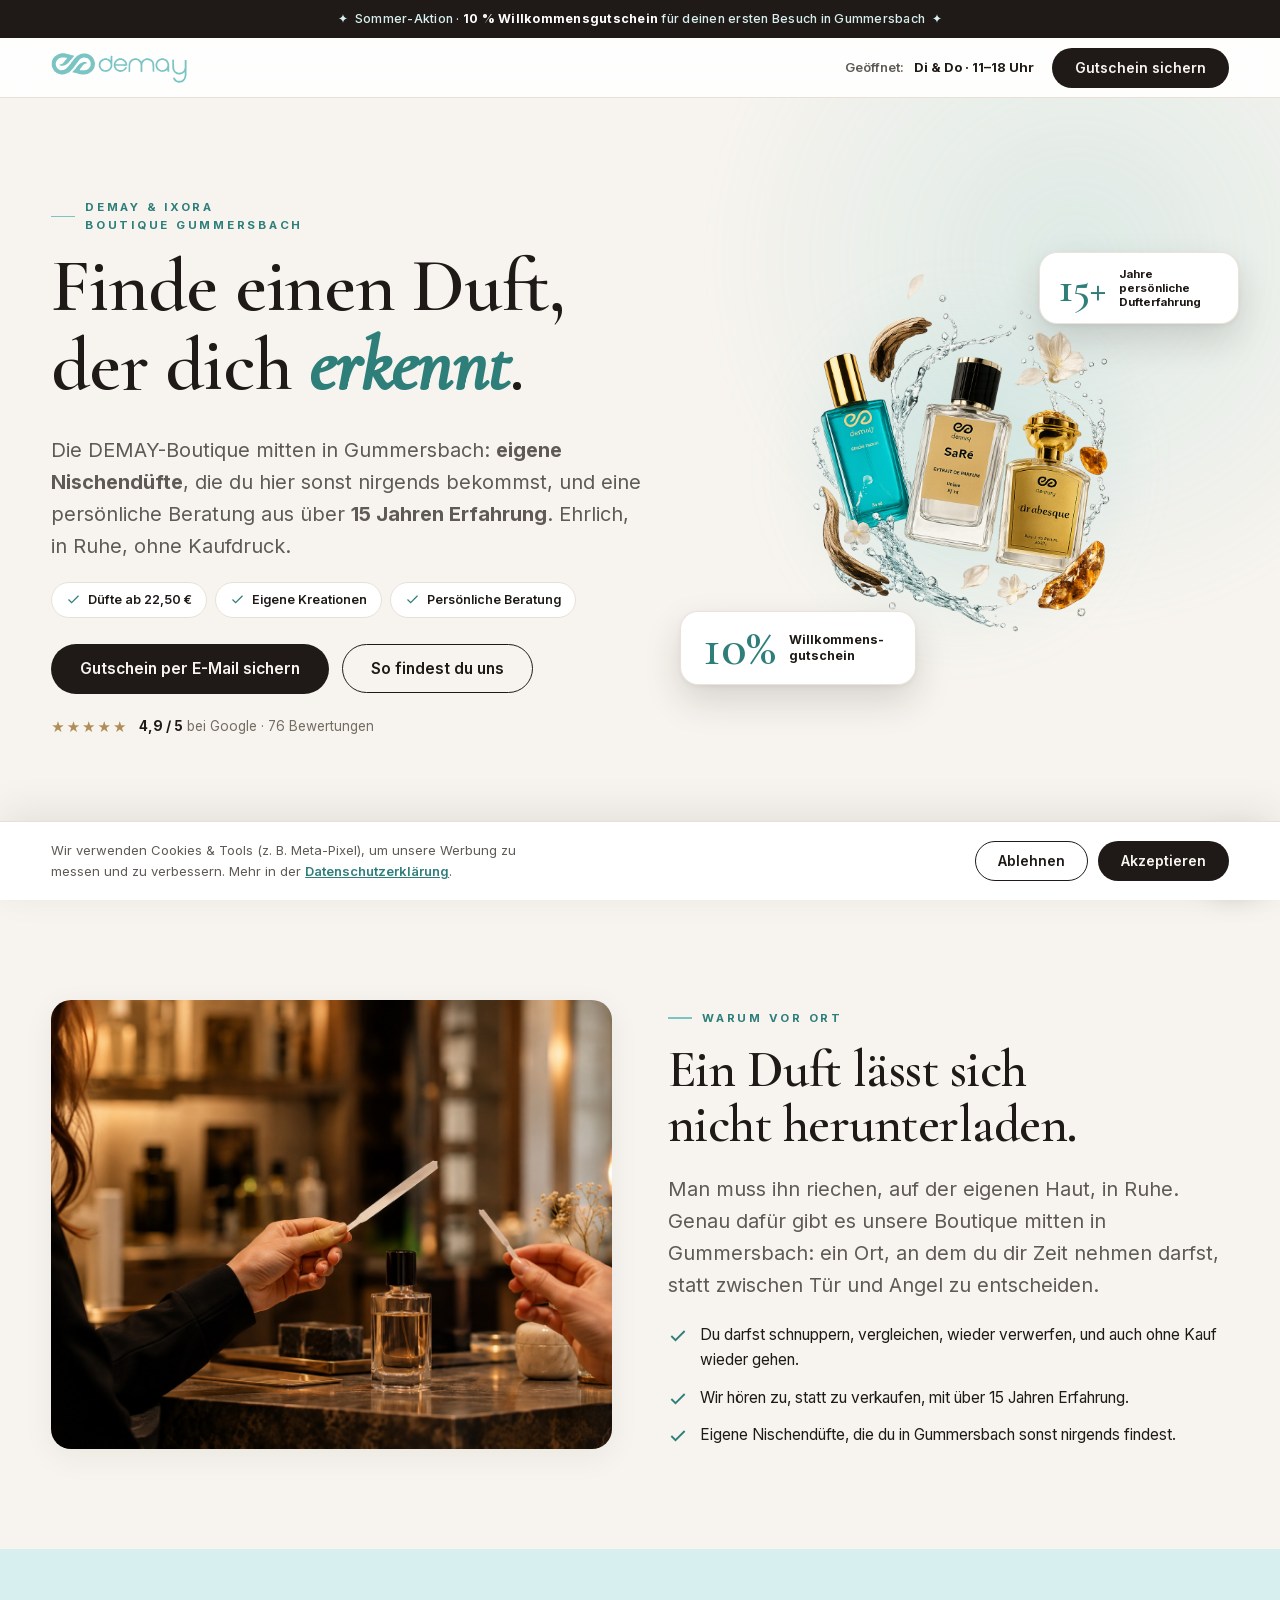
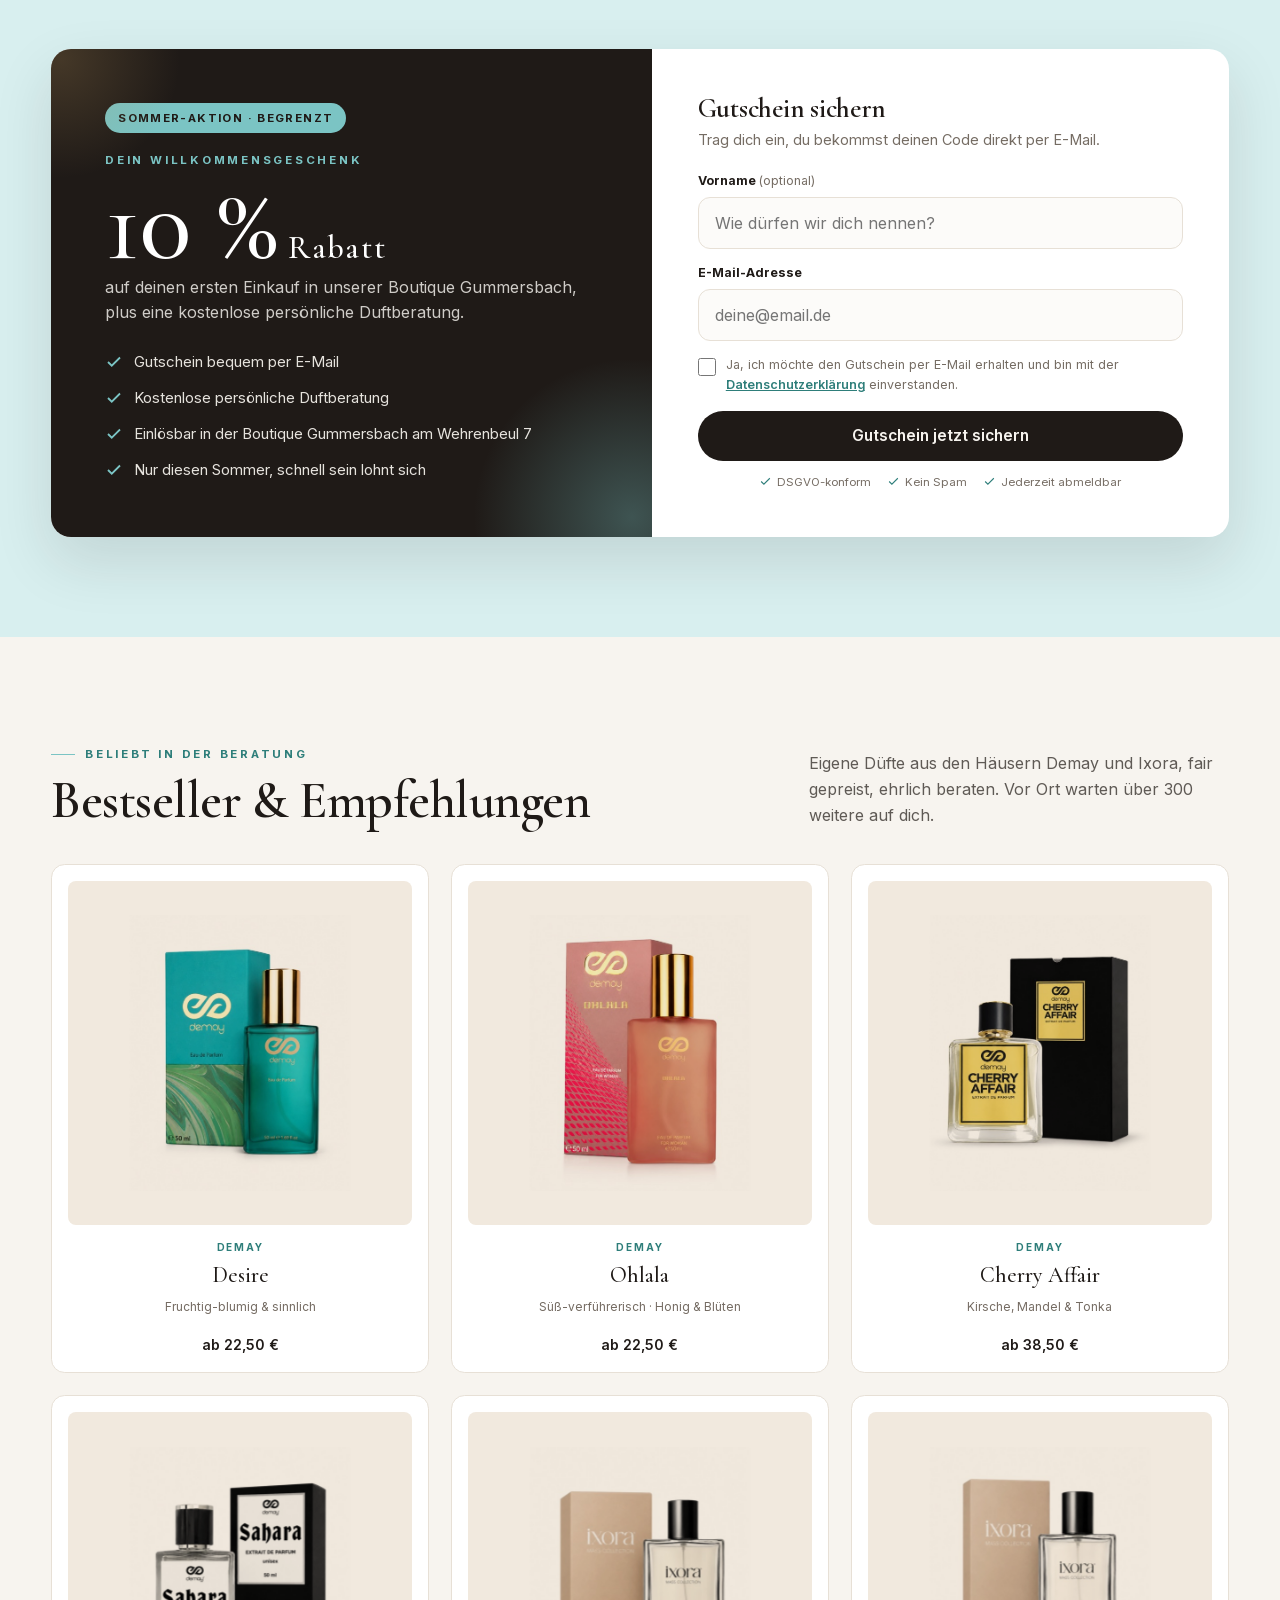
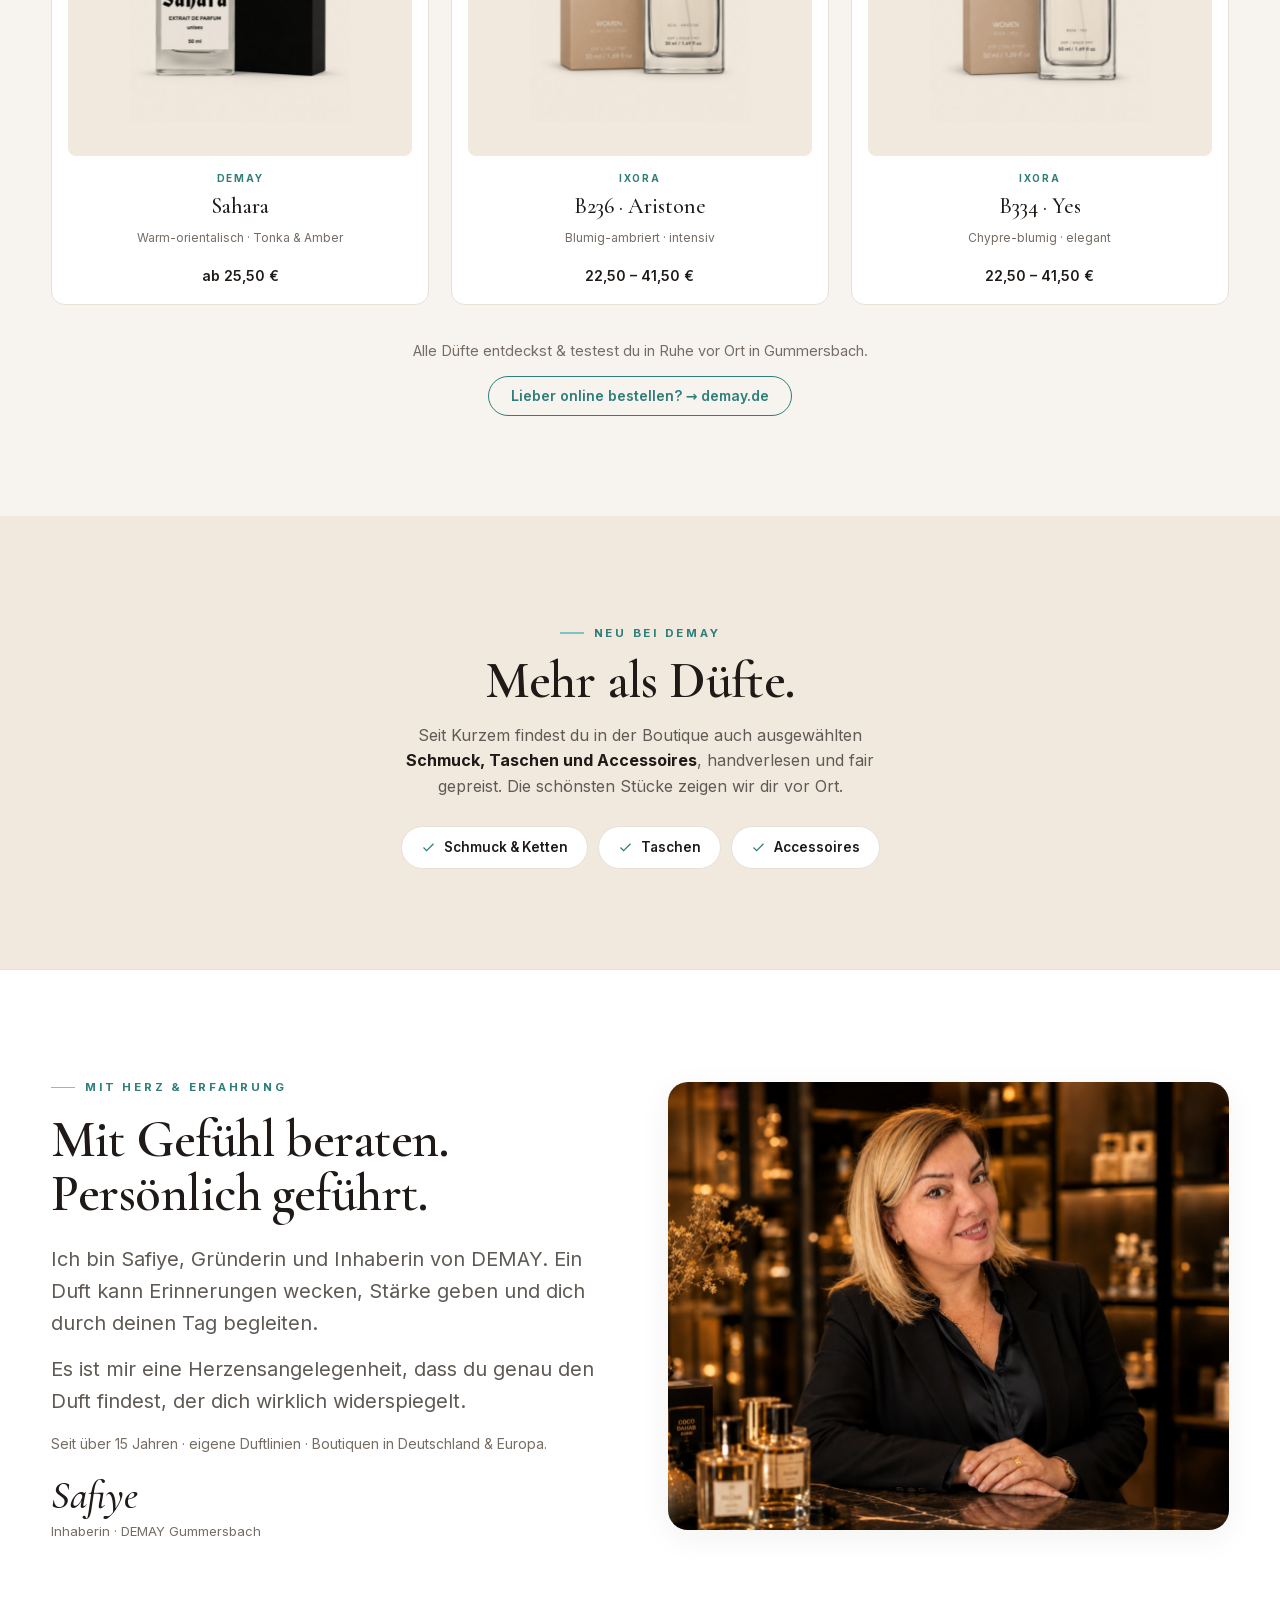
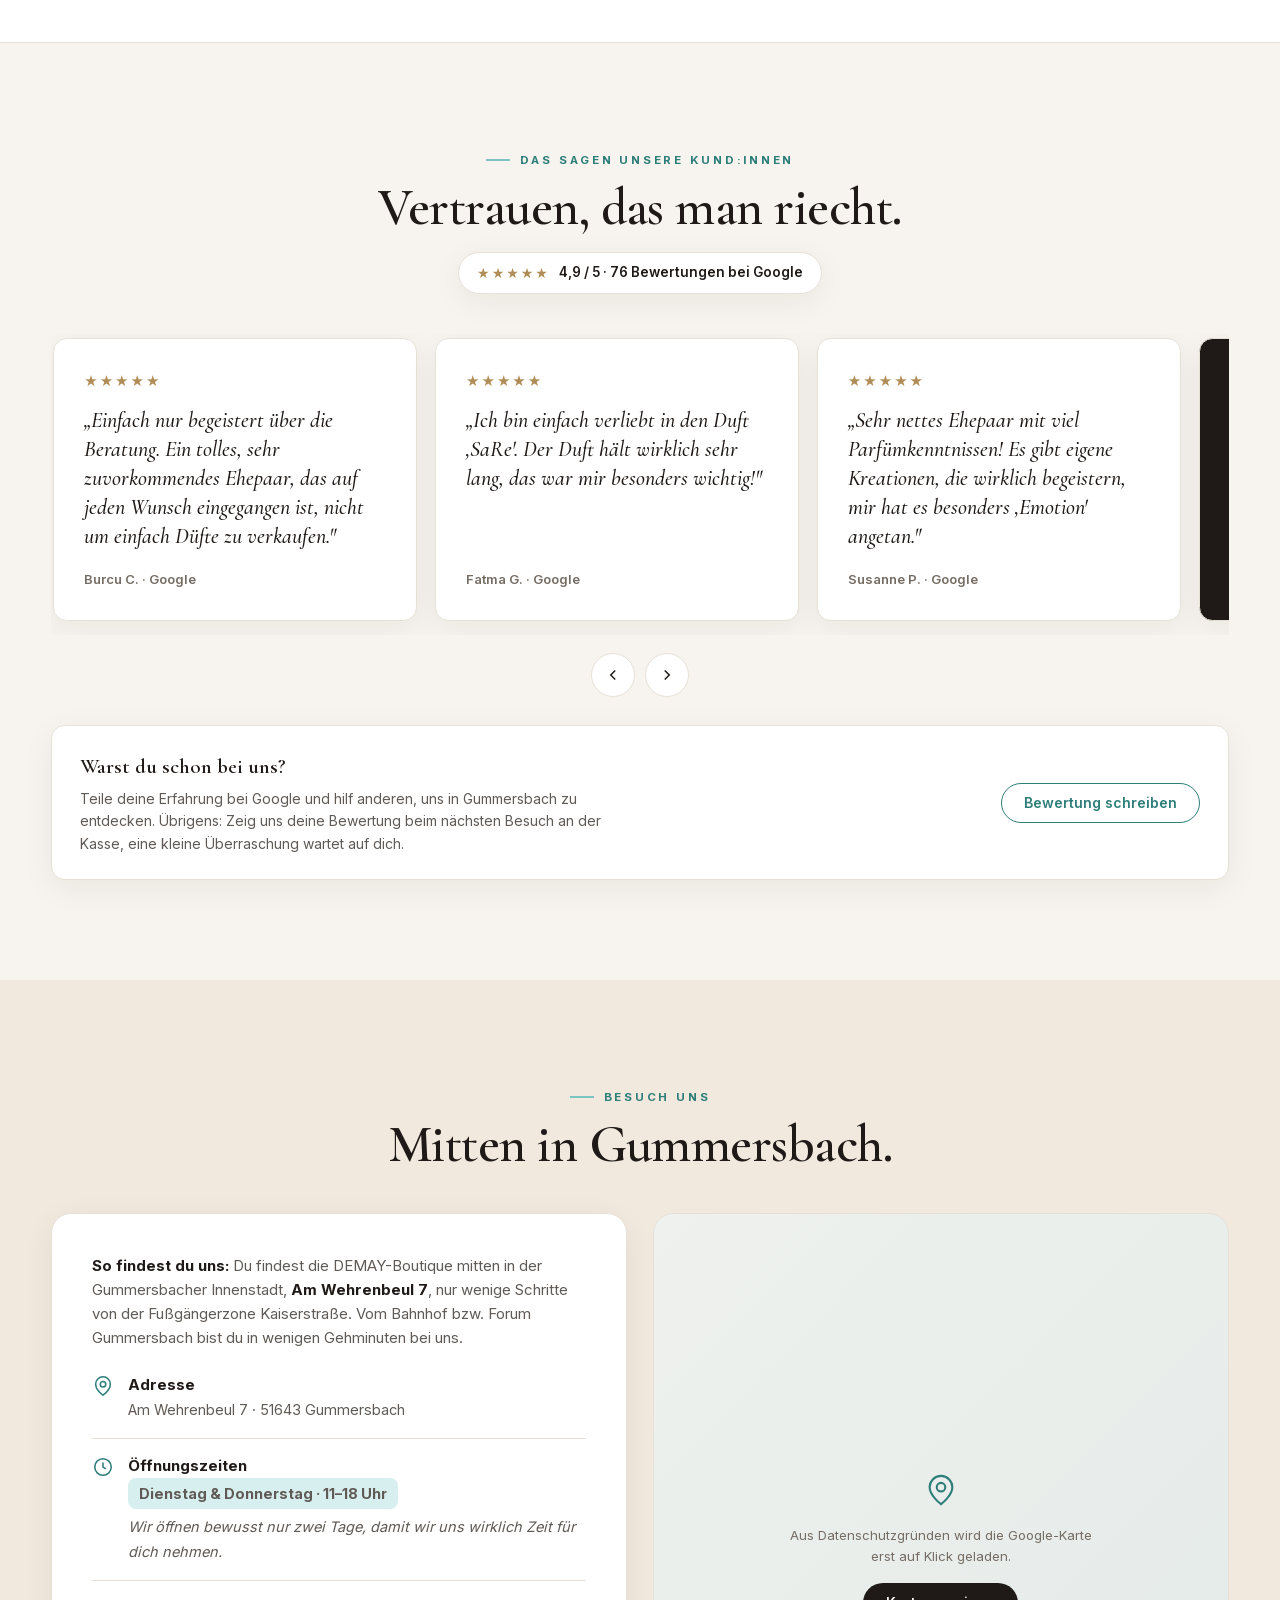
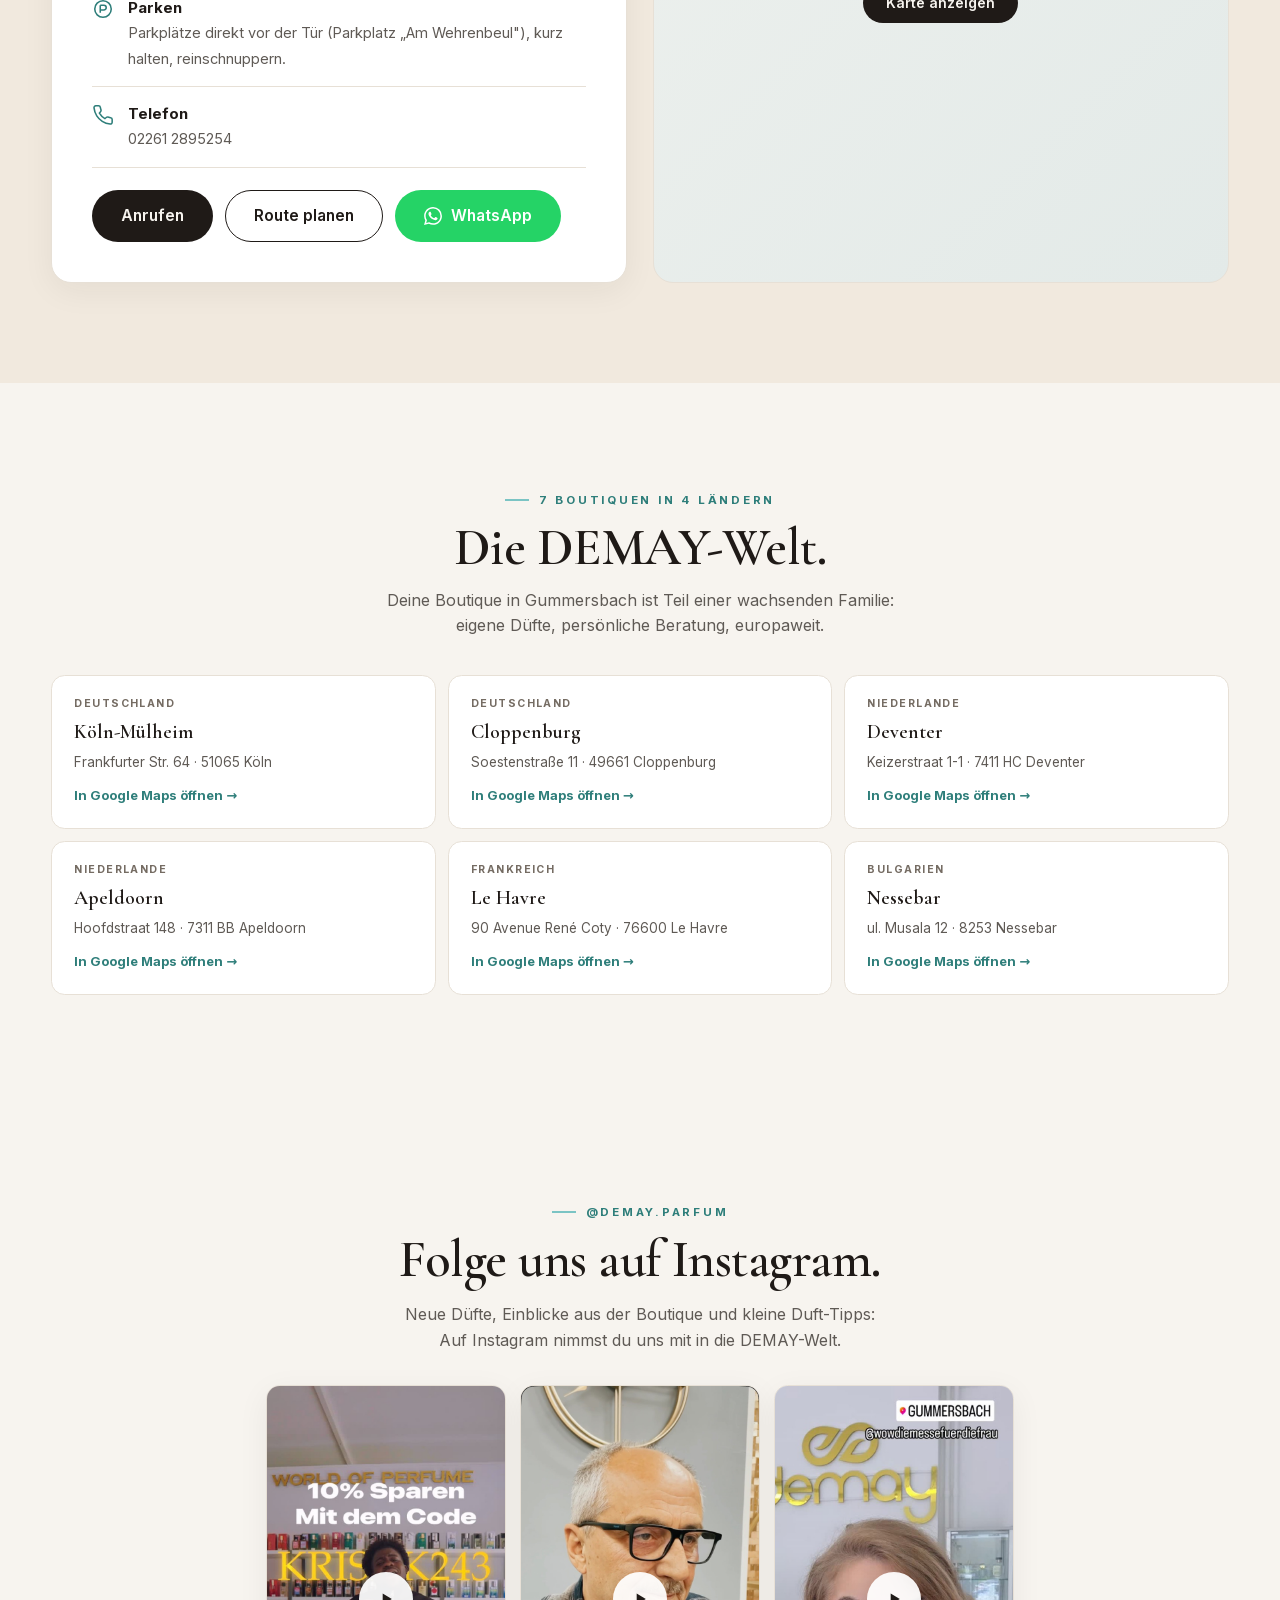
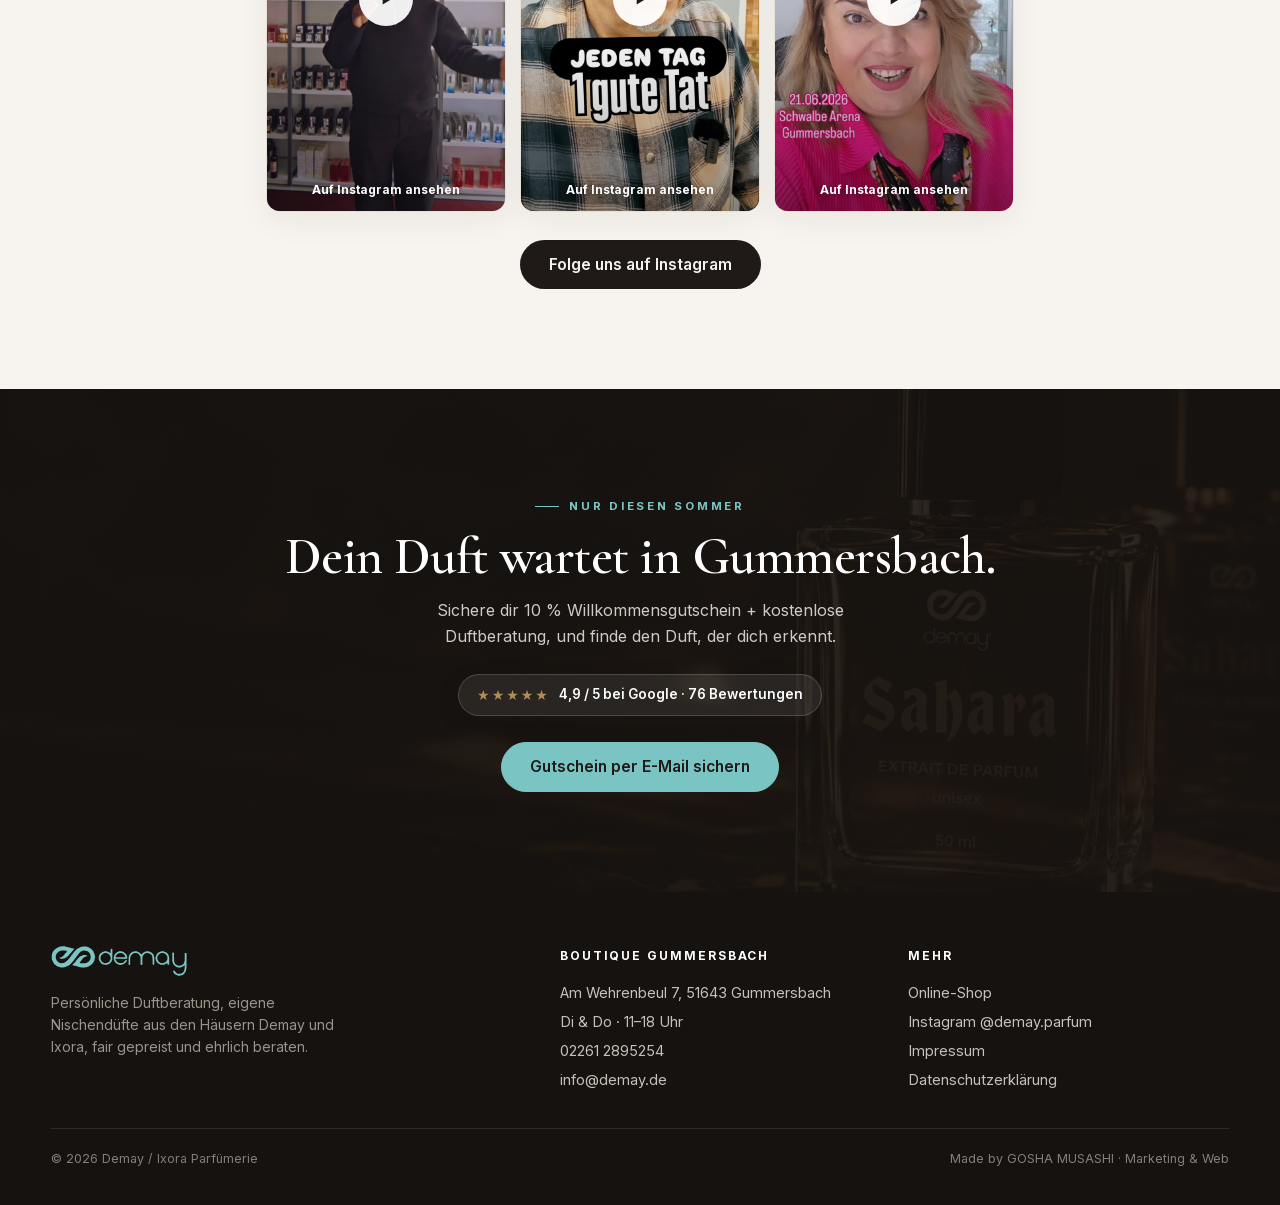
<file: index.html>
<!DOCTYPE html>
<html lang="de">
<head>
<meta charset="UTF-8">
<meta name="viewport" content="width=device-width, initial-scale=1.0, viewport-fit=cover">
<title>DEMAY Parfümerie Gummersbach · Nischendüfte, persönliche Beratung & 10 % Willkommensgutschein</title>
<meta name="description" content="Die DEMAY Boutique mitten in Gummersbach: eigene Nischendüfte ab 22,50 €, persönliche Beratung aus über 15 Jahren Erfahrung, ohne Kaufdruck. Sichere dir 10 % Willkommensgutschein. Am Wehrenbeul 7 · Di & Do 11–18 Uhr.">
<meta name="theme-color" content="#F7F4EF">
<meta property="og:title" content="DEMAY Gummersbach · 10 % Willkommensgutschein">
<meta property="og:description" content="Finde einen Duft, der dich erkennt. Nischendüfte & persönliche Beratung mitten in Gummersbach.">
<meta property="og:type" content="website">

<link rel="stylesheet" href="assets/fonts/fonts.css">
<link rel="preload" as="image" href="assets/hero.png">
<link rel="preload" href="assets/fonts/Inter-400.woff2" as="font" type="font/woff2" crossorigin>
<link rel="preload" href="assets/fonts/CormorantGaramond-600.woff2" as="font" type="font/woff2" crossorigin>
<style>
  :root{
    --canvas:#F7F4EF; --elevated:#FFFFFF; --subtle:#F1E9DE;
    --border:#E7E0D6; --ink:#1F1A17; --secondary:#5F5A55; --muted:#756C63;
    --brand:#7BC4C4; --brand-soft:#D8EFEF; --brand-ink:#2E7E7A; --gold:#B08D57;
    --shadow-soft:0 8px 32px rgb(31 26 23 / .06);
    --shadow-elevated:0 24px 60px rgb(31 26 23 / .12);
    --radius:.5rem; --radius-lg:.85rem; --radius-xl:1.25rem;
    --display:"Cormorant Garamond","Hoefler Text",Palatino,serif;
    --sans:"Inter",system-ui,-apple-system,"Segoe UI",Roboto,Arial,sans-serif;
    --container:75rem;
    --announce-h:38px; --header-h:60px;
  }
  *{box-sizing:border-box;margin:0;padding:0}
  html{scroll-behavior:smooth}
  body{font-family:var(--sans);color:var(--ink);background:var(--canvas);line-height:1.6;
    -webkit-font-smoothing:antialiased;-moz-osx-font-smoothing:grayscale;overflow-x:hidden;
    font-feature-settings:'kern' on,'liga' on}
  .wrap{width:min(var(--container),92%);margin-inline:auto}
  section{padding:clamp(54px,8vw,100px) 0}
  img{max-width:100%;display:block}

  h1,h2,h3{font-family:var(--display);font-weight:600;line-height:1.05;letter-spacing:-.01em;color:var(--ink)}
  h1{font-size:clamp(42px,6.6vw,76px)}
  h2{font-size:clamp(31px,4.7vw,52px)}
  h3{font-size:clamp(20px,2.4vw,25px)}
  p{color:var(--secondary)}
  .lead{font-size:clamp(17px,1.7vw,20px);line-height:1.6}
  .eyebrow{font-family:var(--sans);text-transform:uppercase;letter-spacing:.24em;font-size:11.5px;
    font-weight:700;color:var(--brand-ink);display:inline-flex;align-items:center;gap:10px}
  .eyebrow::before{content:"";width:24px;height:1.5px;background:var(--brand)}
  .center{text-align:center}.center .eyebrow{justify-content:center}

  /* Buttons */
  .btn{display:inline-flex;align-items:center;justify-content:center;gap:.55em;font-family:var(--sans);
    font-weight:600;font-size:15.5px;line-height:1;padding:16px 28px;border-radius:999px;border:1.5px solid transparent;
    cursor:pointer;text-decoration:none;transition:.2s ease;white-space:nowrap}
  .btn-primary{background:var(--ink);color:#F7F4EF}
  .btn-primary:hover{background:#332c27;transform:translateY(-1px);box-shadow:var(--shadow-soft)}
  .btn-ghost{background:transparent;color:var(--ink);border-color:var(--ink)}
  .btn-ghost:hover{background:var(--ink);color:#F7F4EF}
  .btn-light{background:var(--brand);color:var(--ink);border-color:var(--brand)}
  .btn-light:hover{background:#6cbcbc}
  .btn-outline{background:transparent;color:var(--brand-ink);border-color:var(--brand-ink)}
  .btn-outline:hover{background:var(--brand-ink);color:#fff}
  .btn-block{width:100%}
  .btn-sm{padding:12px 22px;font-size:14px}

  /* Announce */
  .announce{height:var(--announce-h);display:flex;align-items:center;justify-content:center;
    background:var(--ink);color:var(--brand-soft);font-size:12.5px;font-weight:500;letter-spacing:.02em;text-align:center;
    padding:0 14px;white-space:nowrap;overflow:hidden;text-overflow:ellipsis}
  @media(max-width:560px){.announce{font-size:11px;letter-spacing:0}}
  .announce b{color:#fff;font-weight:700}

  /* Header */
  header.site{position:sticky;top:0;z-index:40;height:var(--header-h);background:rgba(255,255,255,.88);
    backdrop-filter:blur(12px);border-bottom:1px solid var(--border)}
  .nav{height:100%;display:flex;align-items:center;justify-content:space-between;gap:16px}
  .nav .logo{height:26px;width:auto}
  .nav-right{display:flex;align-items:center;gap:18px}
  .nav-hours{display:none;font-size:13px;color:var(--secondary);font-weight:600}
  .nav-hours b{color:var(--ink)}
  @media(min-width:820px){.nav-hours{display:flex;gap:7px;align-items:center}.nav .logo{height:30px}}

  /* Reveal motion */
  @keyframes rise{from{opacity:0;transform:translateY(18px)}to{opacity:1;transform:none}}
  .reveal{animation:rise .85s cubic-bezier(.2,.7,.2,1) both}
  .d1{animation-delay:.06s}.d2{animation-delay:.16s}.d3{animation-delay:.26s}.d4{animation-delay:.36s}.d5{animation-delay:.46s}

  /* HERO — full viewport */
  .hero{position:relative;min-height:calc(100svh - var(--announce-h) - var(--header-h));
    display:flex;flex-direction:column;overflow:hidden;padding:0}
  .hero-glow{position:absolute;top:-12%;right:-8%;width:60%;height:80%;pointer-events:none;
    background:radial-gradient(circle at 60% 40%, rgba(123,196,196,.20), transparent 62%);filter:blur(8px)}
  .hero-inner{flex:1;display:grid;gap:clamp(16px,4vw,52px);align-items:center;align-content:center;
    padding-block:clamp(6px,1.5vw,16px)}
  @media(max-width:899px){.hero-inner{padding-top:34px}}
  @media(min-width:900px){.hero-inner{grid-template-columns:1.05fr .95fr}}
  .hero h1{margin:12px 0 .36em}
  .hero h1 em{font-style:italic;color:var(--brand-ink)}
  .hero .lead{max-width:32em}
  .usp{display:flex;flex-wrap:wrap;gap:8px;margin-top:20px}
  .usp .tag{display:inline-flex;align-items:center;gap:7px;background:var(--elevated);border:1px solid var(--border);
    border-radius:999px;padding:7px 14px;font-size:12.5px;font-weight:600;color:var(--ink)}
  .usp .tag svg{color:var(--brand-ink)}
  .hero-cta{display:flex;flex-wrap:wrap;gap:13px;margin-top:26px}
  .rating{display:flex;align-items:center;gap:11px;margin-top:22px;font-size:13.5px;color:var(--muted)}
  .stars{color:var(--gold);letter-spacing:2px;font-size:15px}

  /* Hero visual (Platzhalter bis assets/hero.png da ist) */
  .hero-figure{position:relative;display:grid;place-items:center;min-height:min(48svh,430px)}
  .hero-figure .ph-art{width:100%;max-width:430px}
  .hero-figure > img{width:auto;max-width:100%;max-height:min(53svh,470px);object-fit:contain}
  .hero-figure .glow2{position:absolute;width:74%;aspect-ratio:1;border-radius:50%;
    background:radial-gradient(circle,rgba(123,196,196,.28),transparent 68%);filter:blur(20px);z-index:-1}
  @keyframes floaty{0%,100%{transform:translateY(0)}50%{transform:translateY(-9px)}}
  .offer-chip,.trust-chip{position:absolute;display:flex;align-items:center;gap:13px;border-radius:18px;
    background:#fff;border:1px solid rgba(231,224,214,.9);
    box-shadow:0 16px 36px rgb(31 26 23/.15), 0 2px 6px rgb(31 26 23/.06);
    animation:floaty 5.5s ease-in-out infinite;will-change:transform;z-index:2}
  .offer-chip{left:-14px;bottom:4%;padding:15px 22px}
  .offer-chip .pct{font-family:var(--display);font-size:52px;font-weight:600;color:var(--brand-ink);line-height:.8}
  .offer-chip small{font-size:12.5px;color:var(--ink);font-weight:700;line-height:1.25;max-width:104px;overflow-wrap:break-word}
  .trust-chip{right:-10px;top:4%;padding:14px 19px;animation-delay:-2.6s}
  .trust-chip .num{font-family:var(--display);font-size:42px;font-weight:600;color:var(--brand-ink);line-height:.8}
  .trust-chip .lbl{font-size:11.5px;color:var(--ink);font-weight:700;line-height:1.22;max-width:100px}
  @media(max-width:640px){
    .offer-chip,.trust-chip{gap:8px;border-radius:13px;box-shadow:0 10px 24px rgb(31 26 23/.14),0 2px 5px rgb(31 26 23/.05)}
    .offer-chip{left:-2px;bottom:3%;padding:9px 13px}
    .offer-chip .pct{font-size:34px}
    .offer-chip small{font-size:10px;max-width:78px;line-height:1.2}
    .trust-chip{right:-2px;top:3%;padding:8px 12px}
    .trust-chip .num{font-size:27px}
    .trust-chip .lbl{font-size:9.5px;max-width:80px;line-height:1.2}
  }

  /* Hero trust bar (im Viewport, premium) */
  .hero-trust{border-top:1px solid var(--border);background:rgba(255,255,255,.5)}
  .hero-trust .wrap{padding:14px 0}
  .hero-trust .ti-track{display:flex;flex-wrap:wrap;justify-content:center;gap:6px 0}
  .hero-trust .ti.ti-dup{display:none}
  .hero-trust .ti{display:flex;align-items:center;gap:9px;padding:6px 22px;font-size:12.5px;font-weight:600;color:var(--secondary)}
  .hero-trust .ti + .ti{border-left:1px solid var(--border)}
  .hero-trust .ti svg{color:var(--brand-ink);flex:none}
  @media(max-width:680px){
    .hero-trust .wrap{overflow:hidden}
    .hero-trust .ti-track{flex-wrap:nowrap;justify-content:flex-start;width:max-content;animation:ti-marquee 22s linear infinite}
    .hero-trust .ti.ti-dup{display:flex}
    .hero-trust .ti{padding:6px 16px;font-size:11.5px}
  }
  @keyframes ti-marquee{from{transform:translateX(0)}to{transform:translateX(-50%)}}

  /* Split */
  .split{display:grid;gap:clamp(28px,5vw,56px);align-items:center}
  @media(min-width:880px){.split{grid-template-columns:1fr 1fr}}
  .split.rev .media{order:-1}
  .split .media img{width:100%;aspect-ratio:5/4;object-fit:cover;border-radius:var(--radius-xl);box-shadow:var(--shadow-soft)}
  .split h2{margin:16px 0 .4em}
  .ticks{list-style:none;display:grid;gap:13px;margin-top:22px}
  .ticks li{display:flex;gap:12px;color:var(--ink);font-size:15.5px}
  .ticks svg{flex:none;color:var(--brand-ink);margin-top:3px}

  /* Voucher */
  .voucher-sec{background:var(--brand-soft);position:relative;overflow:hidden}
  .voucher{background:#fff;border-radius:var(--radius-xl);box-shadow:var(--shadow-elevated);overflow:hidden;position:relative;z-index:1}
  .voucher-grid{display:grid}
  @media(min-width:860px){.voucher-grid{grid-template-columns:1.02fr .98fr}}
  .voucher .left{padding:clamp(32px,4.5vw,54px);background:var(--ink);color:#F7F4EF;position:relative;overflow:hidden}
  .voucher .left::before{content:"";position:absolute;width:240px;height:240px;border-radius:50%;left:-110px;top:-110px;
    background:radial-gradient(circle,rgba(176,141,87,.26),transparent 70%)}
  .voucher .left::after{content:"";position:absolute;width:320px;height:320px;border-radius:50%;right:-140px;bottom:-140px;
    background:radial-gradient(circle,rgba(123,196,196,.34),transparent 70%)}
  .voucher .deco{position:absolute;right:18px;top:18px;width:120px;opacity:.9;pointer-events:none;z-index:1;animation:floaty 6s ease-in-out infinite}
  .ribbon{display:inline-block;background:var(--brand);color:var(--ink);font-size:11.5px;font-weight:700;
    letter-spacing:.12em;text-transform:uppercase;padding:6px 13px;border-radius:999px;margin-bottom:18px}
  .voucher .price{font-family:var(--display);font-size:clamp(66px,11vw,108px);line-height:.9;color:#fff;margin:6px 0 2px}
  .voucher .price small{font-size:.30em;letter-spacing:.04em}
  .voucher .left p{color:rgba(247,244,239,.82)}
  .voucher ul{list-style:none;display:grid;gap:12px;margin-top:24px;position:relative;z-index:1}
  .voucher ul li{display:flex;gap:11px;color:rgba(247,244,239,.92);font-size:15px}
  .voucher ul svg{flex:none;color:var(--brand);margin-top:3px}
  .voucher .right{padding:clamp(28px,4vw,46px);display:flex;flex-direction:column;justify-content:center}
  .voucher .right h3{font-family:var(--display);font-size:27px;margin-bottom:5px}
  .voucher .right .sub{font-size:14.5px;color:var(--muted);margin-bottom:20px}
  .field{margin-bottom:14px}
  .field label{display:block;font-size:12.5px;font-weight:700;margin-bottom:6px;color:var(--ink)}
  .field input{width:100%;padding:15px 16px;border:1.5px solid var(--border);border-radius:12px;font-size:16px;
    font-family:var(--sans);background:#fcfbf9;color:var(--ink)}
  .field input:focus{outline:none;border-color:var(--brand-ink);background:#fff}
  .consent{display:flex;gap:10px;align-items:flex-start;font-size:12.5px;color:var(--muted);margin:4px 0 16px}
  .consent input{margin-top:3px;width:18px;height:18px;flex:none;accent-color:var(--brand-ink)}
  .consent a{color:var(--brand-ink);font-weight:600}
  .microtrust{display:flex;flex-wrap:wrap;gap:6px 16px;justify-content:center;margin-top:12px;font-size:11.5px;color:var(--muted)}
  .microtrust span{display:inline-flex;align-items:center;gap:5px}
  .microtrust svg{color:var(--brand-ink)}
  .form-success{display:none;text-align:center;padding:24px 8px}
  .form-success .ok{width:60px;height:60px;border-radius:50%;background:var(--brand-soft);color:var(--brand-ink);
    display:grid;place-items:center;margin:0 auto 16px}
  .form-success h3{margin-bottom:6px}

  /* Bestseller */
  .bs-head{display:flex;flex-wrap:wrap;gap:14px 24px;justify-content:space-between;align-items:flex-end;margin-bottom:36px}
  .bs-head p{max-width:42ch}
  .products{display:grid;grid-template-columns:repeat(2,1fr);gap:clamp(12px,2vw,22px)}
  @media(min-width:760px){.products{grid-template-columns:repeat(3,1fr)}}
  .product{background:var(--elevated);border:1px solid var(--border);border-radius:var(--radius-lg);padding:16px;text-align:center;transition:.22s ease}
  .product:hover{transform:translateY(-3px);box-shadow:var(--shadow-soft)}
  .product .pic{background:var(--subtle);border-radius:var(--radius);aspect-ratio:1;display:grid;place-items:center;margin-bottom:14px;overflow:hidden}
  .product .pic img{width:80%;height:80%;object-fit:contain;mix-blend-mode:multiply}
  .product .brand{font-size:10px;letter-spacing:.18em;text-transform:uppercase;color:var(--brand-ink);font-weight:700}
  .product .name{font-family:var(--display);font-size:22px;margin:3px 0 4px;color:var(--ink)}
  .product .fam{font-size:12px;color:var(--muted);margin-bottom:8px;min-height:2.4em}
  .product .price{font-size:14px;color:var(--ink);font-weight:600}
  .bs-foot{text-align:center;margin-top:34px;display:flex;flex-direction:column;align-items:center;gap:14px}
  .bs-foot .note{font-size:14.5px;color:var(--muted)}

  /* Testimonials */
  .tcarousel{position:relative;margin-top:40px}
  .ttrack{display:flex;gap:18px;overflow-x:auto;scroll-snap-type:x mandatory;padding:4px 2px 14px;
    scrollbar-width:none;-ms-overflow-style:none;cursor:grab}
  .ttrack:active{cursor:grabbing}
  .ttrack::-webkit-scrollbar{display:none}
  .tcard{flex:0 0 88%;scroll-snap-align:center;background:var(--elevated);border:1px solid var(--border);
    border-radius:var(--radius-lg);padding:30px;box-shadow:var(--shadow-soft);display:flex;flex-direction:column}
  @media(min-width:680px){.tcard{flex-basis:46%}}
  @media(min-width:1000px){.tcard{flex-basis:31%}}
  .tcard .stars{margin-bottom:13px}
  .tcard p{font-family:var(--display);font-size:22px;font-style:italic;color:var(--ink);line-height:1.32}
  .tcard .who{margin-top:auto;padding-top:18px;font-size:13px;color:var(--muted);font-weight:600;font-style:normal}
  .tcard-cta{background:var(--ink);color:#F7F4EF;align-items:center;justify-content:center;text-align:center;text-decoration:none;gap:6px}
  .tcard-cta .big{font-family:var(--display);font-size:46px;font-weight:600;color:#fff;line-height:1;margin-top:4px}
  .tcard-cta .stars{color:var(--brand);margin-bottom:4px}
  .tcard-cta p{font-family:var(--sans);font-style:normal;font-size:13px;color:rgba(247,244,239,.8);margin-top:2px}
  .tcard-cta .more{margin-top:14px;color:var(--brand);font-weight:700;font-size:13.5px}
  .tcard-cta:hover{transform:translateY(-3px);transition:transform .2s}
  .tnav{display:flex;justify-content:center;gap:10px;margin-top:18px}
  .tnav button{width:44px;height:44px;border-radius:50%;border:1.5px solid var(--border);background:#fff;cursor:pointer;
    display:grid;place-items:center;color:var(--ink);transition:.2s}
  .tnav button:hover{border-color:var(--ink);background:var(--ink);color:#fff}
  .gbadge{display:inline-flex;align-items:center;gap:9px;background:#fff;border:1px solid var(--border);border-radius:999px;
    padding:9px 18px;font-size:13.5px;font-weight:600;color:var(--ink);box-shadow:var(--shadow-soft)}
  .gbadge .stars{font-size:14px}

  /* Store */
  .store-grid{display:grid;gap:26px;align-items:stretch}
  @media(min-width:880px){.store-grid{grid-template-columns:1fr 1fr}}
  .store-info{background:var(--elevated);border:1px solid var(--border);border-radius:var(--radius-xl);padding:clamp(26px,3.6vw,40px);box-shadow:var(--shadow-soft)}
  .store-info .find{font-size:15px;color:var(--secondary);line-height:1.6;margin-bottom:8px}
  .store-info .find b{color:var(--ink)}
  .store-info .row{display:flex;gap:14px;padding:15px 0;border-bottom:1px solid var(--border)}
  .store-info .row:last-of-type{border-bottom:none}
  .store-info .row svg{flex:none;color:var(--brand-ink);margin-top:2px}
  .store-info .row b{display:block;font-size:15px;color:var(--ink)}
  .store-info .row span{font-size:14.5px;color:var(--secondary)}
  .hours-hi{display:inline-block;background:var(--brand-soft);color:var(--brand-ink);font-weight:700;padding:4px 11px;border-radius:8px;font-size:14.5px;margin-bottom:5px}
  .hours-note{font-size:13px;color:var(--muted);font-style:italic}
  .store-actions{display:flex;flex-wrap:wrap;gap:12px;margin-top:22px}
  .map-load{position:relative;min-height:340px;border-radius:var(--radius-xl);overflow:hidden;border:1px solid var(--border);
    display:grid;place-items:center;text-align:center;padding:24px;background:linear-gradient(135deg,#eef1ee,#e3eae8)}
  .map-load p{font-size:13px;color:var(--muted);max-width:25em;margin:10px auto 16px}
  .map-load iframe{position:absolute;inset:0;width:100%;height:100%;border:0}

  /* Final CTA */
  .final{position:relative;color:#F7F4EF;text-align:center;overflow:hidden;background:var(--ink)}
  .final .bg{position:absolute;inset:0;width:100%;height:100%;object-fit:cover;opacity:.34}
  .final::after{content:"";position:absolute;inset:0;background:linear-gradient(180deg,rgba(22,18,15,.72),rgba(22,18,15,.82))}
  .final .wrap{position:relative;z-index:1}
  .final h2{color:#fff}
  .final p{color:rgba(247,244,239,.82);max-width:42ch;margin:14px auto 16px}
  .final .eyebrow{color:var(--brand);justify-content:center}.final .eyebrow::before{background:var(--brand)}
  .final .gbadge{margin:8px auto 26px;background:rgba(255,255,255,.08);border-color:rgba(255,255,255,.16);color:#fff}

  /* Footer */
  footer.site{background:#16120f;color:#b9b3ab;padding:54px 0 36px}
  footer .cols{display:grid;gap:28px}
  @media(min-width:720px){footer .cols{grid-template-columns:1.5fr 1fr 1fr}}
  footer .logo{height:30px;margin-bottom:16px}
  footer p{color:#9a948c;font-size:14px;max-width:34ch}
  footer h4{color:#fff;font-family:var(--sans);font-size:12px;text-transform:uppercase;letter-spacing:.16em;margin-bottom:13px}
  footer a{color:#c7c1b9;text-decoration:none;font-size:14.5px;display:block;padding:3px 0}
  footer a:hover{color:#fff}
  footer .legal{border-top:1px solid rgba(255,255,255,.1);margin-top:34px;padding-top:20px;font-size:12.5px;color:#857f77;
    display:flex;flex-wrap:wrap;gap:8px 18px;justify-content:space-between}

  /* Sticky mobile CTA */
  .sticky-cta{position:fixed;left:0;right:0;bottom:0;z-index:45;padding:11px 16px calc(11px + env(safe-area-inset-bottom));
    background:rgba(255,255,255,.96);backdrop-filter:blur(10px);border-top:1px solid var(--border);transform:translateY(130%);transition:.3s ease}
  .sticky-cta.show{transform:none}
  @media(min-width:900px){.sticky-cta{display:none}}

  /* Consent */
  .consent-bar{position:fixed;left:0;right:0;bottom:0;z-index:60;background:#fff;border-top:1px solid var(--border);
    box-shadow:0 -10px 40px rgb(0 0 0 / .08);padding:18px 0;display:none}
  .consent-bar.show{display:block}
  .consent-bar .wrap{display:flex;flex-wrap:wrap;gap:14px;align-items:center;justify-content:space-between}
  .consent-bar p{font-size:13px;max-width:64ch;color:var(--secondary)}
  .consent-bar a{color:var(--brand-ink);font-weight:600}
  .consent-actions{display:flex;gap:10px;flex:none}

  /* Accessoires */
  .acc-tags{display:flex;flex-wrap:wrap;gap:10px;justify-content:center;margin-top:26px}
  .acc-tags span{display:inline-flex;align-items:center;gap:8px;background:#fff;border:1px solid var(--border);border-radius:999px;padding:10px 19px;font-size:13.5px;font-weight:600;color:var(--ink)}
  .acc-tags svg{color:var(--brand-ink)}

  /* Bewertungs-Hinweis */
  .review-ask{margin-top:28px;display:flex;flex-wrap:wrap;gap:16px 24px;align-items:center;justify-content:space-between;background:var(--elevated);border:1px solid var(--border);border-radius:var(--radius-lg);padding:24px 28px;box-shadow:var(--shadow-soft)}
  .review-ask b{font-family:var(--display);font-size:21px;color:var(--ink)}
  .review-ask p{font-size:14px;color:var(--secondary);max-width:58ch;margin-top:4px}

  /* Weitere Standorte */
  .locs{display:grid;grid-template-columns:1fr;gap:12px}
  @media(min-width:640px){.locs{grid-template-columns:repeat(2,1fr)}}
  @media(min-width:960px){.locs{grid-template-columns:repeat(3,1fr)}}
  .loc{background:var(--elevated);border:1px solid var(--border);border-radius:var(--radius-lg);padding:20px 22px}
  .loc small{display:block;font-size:10.5px;letter-spacing:.14em;text-transform:uppercase;color:var(--muted);font-weight:700;margin-bottom:3px}
  .loc b{font-family:var(--display);font-size:20px;color:var(--ink);display:block}
  .loc span{display:block;font-size:13.5px;color:var(--secondary);margin-top:4px}
  .loc a{display:inline-flex;align-items:center;gap:6px;margin-top:12px;font-size:13px;font-weight:700;color:var(--brand-ink);text-decoration:none}
  .loc a:hover{text-decoration:underline}

  /* Instagram Reels */
  .reels{display:flex;gap:14px;justify-content:center;margin-top:32px}
  .reel{position:relative;flex:0 1 240px;aspect-ratio:9/16;border-radius:var(--radius-lg);overflow:hidden;display:block;border:1px solid var(--border);box-shadow:var(--shadow-soft);transition:transform .2s}
  .reel:hover{transform:translateY(-4px)}
  .reel img{width:100%;height:100%;object-fit:cover;display:block}
  .reel .play{position:absolute;inset:0;display:grid;place-items:center;background:linear-gradient(180deg,rgba(0,0,0,0) 55%,rgba(0,0,0,.36))}
  .reel .play span{width:54px;height:54px;border-radius:50%;background:rgba(255,255,255,.93);display:grid;place-items:center;color:var(--ink);box-shadow:0 8px 24px rgb(0 0 0/.25)}
  .reel .hint{position:absolute;left:0;right:0;bottom:12px;text-align:center;color:#fff;font-size:12px;font-weight:700;text-shadow:0 1px 6px rgb(0 0 0/.45)}
  @media(max-width:719px){
    .reels{gap:8px;margin-top:24px}
    .reel{flex:1 1 0;min-width:0}
    .reel .play span{width:42px;height:42px}
    .reel .play span svg{width:16px;height:16px}
    .reel .hint{font-size:9.5px;bottom:8px}
  }
  @media(max-width:430px){.reel .hint{display:none}}

  /* WhatsApp */
  .btn-wa{background:#25D366;color:#fff}
  .btn-wa:hover{background:#1fb958;color:#fff}
  .btn-wa svg{flex:none}
  .wa-fab{position:fixed;right:18px;bottom:18px;z-index:46;width:57px;height:57px;border-radius:50%;background:#25D366;display:grid;place-items:center;color:#fff;box-shadow:0 12px 30px rgb(0 0 0/.22);transition:transform .2s}
  .wa-fab:hover{transform:scale(1.07);color:#fff}
  @media(max-width:899px){
    .wa-fab{width:52px;height:52px;right:14px;bottom:calc(14px + env(safe-area-inset-bottom))}
    body:has(.sticky-cta.show) .wa-fab{bottom:calc(80px + env(safe-area-inset-bottom))}
  }
  @media(max-width:640px){.a-more{display:none}}
  @media(max-width:480px){
    .gbadge{font-size:12px;padding:8px 14px;flex-wrap:wrap;justify-content:center;text-align:center;row-gap:2px;border-radius:16px;line-height:1.4}
  }
  @media(max-width:639px){
    .loc{padding:15px 18px}
    .loc b{font-size:18px}
    .loc a{margin-top:8px}
    .locs{gap:10px}
  }

  @media (prefers-reduced-motion: reduce){*{animation:none!important;transition:none!important;scroll-behavior:auto!important}}
</style>
</head>
<body id="top">

<div class="announce">✦&nbsp;&nbsp;Sommer-Aktion&nbsp;·&nbsp;<b>10 % Willkommensgutschein</b><span class="a-more">&nbsp;für deinen ersten Besuch in Gummersbach</span>&nbsp;&nbsp;✦</div>

<header class="site">
  <div class="wrap nav">
    <a href="#top" aria-label="DEMAY Startseite"><img class="logo" src="assets/demay-logo.svg" alt="DEMAY"></a>
    <div class="nav-right">
      <span class="nav-hours">Geöffnet:&nbsp;<b>Di &amp; Do · 11–18 Uhr</b></span>
      <a class="btn btn-primary btn-sm" href="#gutschein">Gutschein sichern</a>
    </div>
  </div>
</header>

<main>

<!-- ===================== HERO (Full Viewport) ===================== -->
<section class="hero">
  <div class="hero-glow" aria-hidden="true"></div>
  <div class="wrap hero-inner">
    <div>
      <span class="eyebrow reveal d1">DEMAY &amp; IXORA<br>Boutique Gummersbach</span>
      <h1 class="reveal d2">Finde einen Duft,<br>der dich <em>erkennt</em>.</h1>
      <p class="lead reveal d3">Die DEMAY-Boutique mitten in Gummersbach: <strong>eigene Nischendüfte</strong>, die du hier sonst nirgends bekommst, und eine persönliche Beratung aus über <strong>15 Jahren Erfahrung</strong>. Ehrlich, in Ruhe, ohne Kaufdruck.</p>
      <div class="usp reveal d3">
        <span class="tag"><svg width="15" height="15" viewBox="0 0 24 24" fill="none" stroke="currentColor" stroke-width="2"><path d="M20 6 9 17l-5-5"/></svg>Düfte ab 22,50 €</span>
        <span class="tag"><svg width="15" height="15" viewBox="0 0 24 24" fill="none" stroke="currentColor" stroke-width="2"><path d="M20 6 9 17l-5-5"/></svg>Eigene Kreationen</span>
        <span class="tag"><svg width="15" height="15" viewBox="0 0 24 24" fill="none" stroke="currentColor" stroke-width="2"><path d="M20 6 9 17l-5-5"/></svg>Persönliche Beratung</span>
      </div>
      <div class="hero-cta reveal d4">
        <a class="btn btn-primary" href="#gutschein">Gutschein per E-Mail sichern</a>
        <a class="btn btn-ghost" href="#store">So findest du uns</a>
      </div>
      <div class="rating reveal d5">
        <span class="stars">★★★★★</span>
        <span><b style="color:var(--ink)">4,9 / 5</b> bei Google · 76 Bewertungen</span>
      </div>
    </div>

    <!-- HERO-VISUAL: echtes KI-Bild (Hintergrund blendet mit der Hero-Farbe). -->
    <div class="hero-figure reveal d3">
      <div class="glow2" aria-hidden="true"></div>
      <img src="assets/hero.png" alt="DEMAY Düfte, Boutique Gummersbach" width="880" height="1320" fetchpriority="high">
      <div class="trust-chip">
        <span class="num">15+</span>
        <span class="lbl">Jahre persönliche Dufterfahrung</span>
      </div>
      <div class="offer-chip">
        <span class="pct">10%</span>
        <small>Willkommens&shy;gutschein</small>
      </div>
    </div>
  </div>

  <div class="hero-trust">
    <div class="wrap">
      <div class="ti-track">
      <span class="ti"><svg width="17" height="17" viewBox="0 0 24 24" fill="none" stroke="currentColor" stroke-width="1.7"><path d="M12 3l2 5 5 .5-3.8 3.3L16.5 17 12 14.3 7.5 17l1.3-5.2L5 8.5 10 8z"/></svg>Persönliche Beratung</span>
      <span class="ti"><svg width="17" height="17" viewBox="0 0 24 24" fill="none" stroke="currentColor" stroke-width="1.7"><path d="M9 3h6M10 3v5L5.5 17a2 2 0 0 0 1.8 3h9.4a2 2 0 0 0 1.8-3L14 8V3"/></svg>Auf der Haut testen</span>
      <span class="ti"><svg width="17" height="17" viewBox="0 0 24 24" fill="none" stroke="currentColor" stroke-width="1.7"><path d="M12 1v22M17 5H9.5a3.5 3.5 0 0 0 0 7h5a3.5 3.5 0 0 1 0 7H6"/></svg>Faire Preise</span>
      <span class="ti"><svg width="17" height="17" viewBox="0 0 24 24" fill="none" stroke="currentColor" stroke-width="1.7"><circle cx="12" cy="12" r="9"/><path d="M9 8h4a2.5 2.5 0 0 1 0 5H9V8m0 5v3"/></svg>Parken vor der Tür</span>
      <span class="ti"><svg width="17" height="17" viewBox="0 0 24 24" fill="none" stroke="currentColor" stroke-width="1.7"><path d="M20 6 9 17l-5-5"/></svg>Ohne Kaufdruck</span>
      </div>
    </div>
  </div>
</section>

<!-- ===================== WARUM VOR ORT ===================== -->
<section>
  <div class="wrap split rev">
    <div class="media"><img src="assets/consultation.jpg" alt="Persönliche Duftberatung mit Duftstreifen bei DEMAY" loading="lazy"></div>
    <div>
      <span class="eyebrow">Warum vor Ort</span>
      <h2>Ein Duft lässt sich<br>nicht herunterladen.</h2>
      <p class="lead">Man muss ihn riechen, auf der eigenen Haut, in Ruhe. Genau dafür gibt es unsere Boutique mitten in Gummersbach: ein Ort, an dem du dir Zeit nehmen darfst, statt zwischen Tür und Angel zu entscheiden.</p>
      <ul class="ticks">
        <li><svg width="20" height="20" viewBox="0 0 24 24" fill="none" stroke="currentColor" stroke-width="2.2"><path d="M20 6 9 17l-5-5"/></svg>Du darfst schnuppern, vergleichen, wieder verwerfen, und auch ohne Kauf wieder gehen.</li>
        <li><svg width="20" height="20" viewBox="0 0 24 24" fill="none" stroke="currentColor" stroke-width="2.2"><path d="M20 6 9 17l-5-5"/></svg>Wir hören zu, statt zu verkaufen, mit über 15 Jahren Erfahrung.</li>
        <li><svg width="20" height="20" viewBox="0 0 24 24" fill="none" stroke="currentColor" stroke-width="2.2"><path d="M20 6 9 17l-5-5"/></svg>Eigene Nischendüfte, die du in Gummersbach sonst nirgends findest.</li>
      </ul>
    </div>
  </div>
</section>

<!-- ===================== GUTSCHEIN ===================== -->
<section class="voucher-sec" id="gutschein">
  <div class="wrap">
    <div class="voucher">
      <div class="voucher-grid">
        <div class="left">
          <span class="ribbon">Sommer-Aktion · begrenzt</span>
          <div style="font-family:var(--sans);font-size:11.5px;font-weight:700;letter-spacing:.24em;text-transform:uppercase;color:var(--brand)">Dein Willkommensgeschenk</div>
          <div class="price">10 %<small>&nbsp;Rabatt</small></div>
          <p>auf deinen ersten Einkauf in unserer Boutique Gummersbach, plus eine kostenlose persönliche Duftberatung.</p>
          <ul>
            <li><svg width="18" height="18" viewBox="0 0 24 24" fill="none" stroke="currentColor" stroke-width="2.4"><path d="M20 6 9 17l-5-5"/></svg>Gutschein bequem per E-Mail</li>
            <li><svg width="18" height="18" viewBox="0 0 24 24" fill="none" stroke="currentColor" stroke-width="2.4"><path d="M20 6 9 17l-5-5"/></svg>Kostenlose persönliche Duftberatung</li>
            <li><svg width="18" height="18" viewBox="0 0 24 24" fill="none" stroke="currentColor" stroke-width="2.4"><path d="M20 6 9 17l-5-5"/></svg>Einlösbar in der Boutique Gummersbach am Wehrenbeul 7</li>
            <li><svg width="18" height="18" viewBox="0 0 24 24" fill="none" stroke="currentColor" stroke-width="2.4"><path d="M20 6 9 17l-5-5"/></svg>Nur diesen Sommer, schnell sein lohnt sich</li>
          </ul>
        </div>
        <div class="right">
          <!-- TODO BREVO: Demo durch echte Brevo-Anbindung ersetzen (Brevo-Setup-Anleitung.md) -->
          <form id="voucherForm" novalidate>
            <h3>Gutschein sichern</h3>
            <p class="sub">Trag dich ein, du bekommst deinen Code direkt per E-Mail.</p>
            <div class="field">
              <label for="vorname">Vorname <span style="color:var(--muted);font-weight:400">(optional)</span></label>
              <input type="text" id="vorname" name="VORNAME" autocomplete="given-name" placeholder="Wie dürfen wir dich nennen?">
            </div>
            <div class="field">
              <label for="email">E-Mail-Adresse</label>
              <input type="email" id="email" name="EMAIL" autocomplete="email" required placeholder="deine@email.de">
            </div>
            <label class="consent">
              <input type="checkbox" id="consent" required>
              <span>Ja, ich möchte den Gutschein per E-Mail erhalten und bin mit der <a href="datenschutz.html">Datenschutzerklärung</a> einverstanden.</span>
            </label>
            <button type="submit" class="btn btn-primary btn-block">Gutschein jetzt sichern</button>
            <div class="microtrust">
              <span><svg width="13" height="13" viewBox="0 0 24 24" fill="none" stroke="currentColor" stroke-width="2"><path d="M20 6 9 17l-5-5"/></svg>DSGVO-konform</span>
              <span><svg width="13" height="13" viewBox="0 0 24 24" fill="none" stroke="currentColor" stroke-width="2"><path d="M20 6 9 17l-5-5"/></svg>Kein Spam</span>
              <span><svg width="13" height="13" viewBox="0 0 24 24" fill="none" stroke="currentColor" stroke-width="2"><path d="M20 6 9 17l-5-5"/></svg>Jederzeit abmeldbar</span>
            </div>
          </form>
          <div class="form-success" id="formSuccess">
            <div class="ok"><svg width="30" height="30" viewBox="0 0 24 24" fill="none" stroke="currentColor" stroke-width="2.4"><path d="M20 6 9 17l-5-5"/></svg></div>
            <h3>Fast geschafft!</h3>
            <p style="margin-top:6px">Wir haben dir eine E-Mail geschickt. Bitte <b>bestätige sie kurz</b>, danach ist dein Gutschein da. Wir freuen uns auf dich in Gummersbach! 💚</p>
          </div>
        </div>
      </div>
    </div>
  </div>
</section>

<!-- ===================== BESTSELLER ===================== -->
<section>
  <div class="wrap">
    <div class="bs-head">
      <div>
        <span class="eyebrow">Beliebt in der Beratung</span>
        <h2 style="margin-top:10px">Bestseller &amp; Empfehlungen</h2>
      </div>
      <p>Eigene Düfte aus den Häusern Demay und Ixora, fair gepreist, ehrlich beraten. Vor Ort warten über 300 weitere auf dich.</p>
    </div>
    <div class="products">
      <div class="product"><div class="pic"><img src="assets/products/desire.jpg" alt="DEMAY Desire" loading="lazy"></div><div class="brand">Demay</div><div class="name">Desire</div><div class="fam">Fruchtig-blumig &amp; sinnlich</div><div class="price">ab 22,50 €</div></div>
      <div class="product"><div class="pic"><img src="assets/products/ohlala.jpg" alt="DEMAY Ohlala" loading="lazy"></div><div class="brand">Demay</div><div class="name">Ohlala</div><div class="fam">Süß-verführerisch · Honig &amp; Blüten</div><div class="price">ab 22,50 €</div></div>
      <div class="product"><div class="pic"><img src="assets/products/cherry-affair.jpg" alt="DEMAY Cherry Affair" loading="lazy"></div><div class="brand">Demay</div><div class="name">Cherry Affair</div><div class="fam">Kirsche, Mandel &amp; Tonka</div><div class="price">ab 38,50 €</div></div>
      <div class="product"><div class="pic"><img src="assets/products/sahara.jpg" alt="DEMAY Sahara" loading="lazy"></div><div class="brand">Demay</div><div class="name">Sahara</div><div class="fam">Warm-orientalisch · Tonka &amp; Amber</div><div class="price">ab 25,50 €</div></div>
      <div class="product"><div class="pic"><img src="assets/products/aristone.jpg" alt="IXORA B236 Aristone" loading="lazy"></div><div class="brand">Ixora</div><div class="name">B236 · Aristone</div><div class="fam">Blumig-ambriert · intensiv</div><div class="price">22,50 – 41,50 €</div></div>
      <div class="product"><div class="pic"><img src="assets/products/yes.jpg" alt="IXORA B334 Yes" loading="lazy"></div><div class="brand">Ixora</div><div class="name">B334 · Yes</div><div class="fam">Chypre-blumig · elegant</div><div class="price">22,50 – 41,50 €</div></div>
    </div>
    <div class="bs-foot">
      <p class="note">Alle Düfte entdeckst &amp; testest du in Ruhe vor Ort in Gummersbach.</p>
      <a class="btn btn-outline btn-sm" href="https://demay.de" target="_blank" rel="noopener">Lieber online bestellen? → demay.de</a>
    </div>
  </div>
</section>

<!-- ===================== ACCESSOIRES ===================== -->
<section style="background:var(--subtle)">
  <div class="wrap center">
    <span class="eyebrow" style="justify-content:center">Neu bei DEMAY</span>
    <h2 style="margin:12px 0 14px">Mehr als Düfte.</h2>
    <p style="max-width:52ch;margin:0 auto">Seit Kurzem findest du in der Boutique auch ausgewählten <b style="color:var(--ink)">Schmuck, Taschen und Accessoires</b>, handverlesen und fair gepreist. Die schönsten Stücke zeigen wir dir vor Ort.</p>
    <div class="acc-tags">
      <span><svg width="15" height="15" viewBox="0 0 24 24" fill="none" stroke="currentColor" stroke-width="2"><path d="M20 6 9 17l-5-5"/></svg>Schmuck &amp; Ketten</span>
      <span><svg width="15" height="15" viewBox="0 0 24 24" fill="none" stroke="currentColor" stroke-width="2"><path d="M20 6 9 17l-5-5"/></svg>Taschen</span>
      <span><svg width="15" height="15" viewBox="0 0 24 24" fill="none" stroke="currentColor" stroke-width="2"><path d="M20 6 9 17l-5-5"/></svg>Accessoires</span>
    </div>
    <!-- TODO DREHTAG: 3-4 echte Accessoire-Fotos als Grid einfügen (assets/accessoires/) -->
  </div>
</section>

<!-- ===================== FOUNDER ===================== -->
<section style="background:var(--elevated);border-block:1px solid var(--border)">
  <div class="wrap split">
    <div>
      <span class="eyebrow">Mit Herz &amp; Erfahrung</span>
      <h2>Mit Gefühl beraten.<br>Persönlich geführt.</h2>
      <p class="lead">Ich bin Safiye, Gründerin und Inhaberin von DEMAY. Ein Duft kann Erinnerungen wecken, Stärke geben und dich durch deinen Tag begleiten.</p>
      <p class="lead" style="margin-top:14px">Es ist mir eine Herzensangelegenheit, dass du genau den Duft findest, der dich wirklich widerspiegelt.</p>
      <p style="margin-top:16px;font-size:14px;color:var(--muted)">Seit über 15 Jahren · eigene Duftlinien · Boutiquen in Deutschland &amp; Europa.</p>
      <div style="font-family:var(--display);font-style:italic;font-size:40px;color:var(--ink);line-height:1;margin-top:20px">Safiye</div>
      <div style="font-size:13px;color:var(--muted);margin-top:6px">Inhaberin · DEMAY Gummersbach</div>
    </div>
    <!-- TODO: durch echtes Foto von Safiye ersetzen (kommt beim Drehtag) -->
    <div class="media"><img src="assets/safiye.jpg" alt="Safiye, Gründerin und Inhaberin von DEMAY" loading="lazy"></div>
  </div>
</section>

<!-- ===================== TESTIMONIALS (Slider) ===================== -->
<section>
  <div class="wrap center">
    <span class="eyebrow">Das sagen unsere Kund:innen</span>
    <h2 style="margin:12px 0 16px">Vertrauen, das man riecht.</h2>
    <span class="gbadge"><span class="stars">★★★★★</span> 4,9 / 5 · 76 Bewertungen bei Google</span>
  </div>
  <div class="wrap">
    <div class="tcarousel">
      <div class="ttrack" id="ttrack">
        <div class="tcard"><div class="stars">★★★★★</div><p>„Einfach nur begeistert über die Beratung. Ein tolles, sehr zuvorkommendes Ehepaar, das auf jeden Wunsch eingegangen ist, nicht um einfach Düfte zu verkaufen."</p><div class="who">Burcu C. · Google</div></div>
        <div class="tcard"><div class="stars">★★★★★</div><p>„Ich bin einfach verliebt in den Duft ‚SaRe'. Der Duft hält wirklich sehr lang, das war mir besonders wichtig!"</p><div class="who">Fatma G. · Google</div></div>
        <div class="tcard"><div class="stars">★★★★★</div><p>„Sehr nettes Ehepaar mit viel Parfümkenntnissen! Es gibt eigene Kreationen, die wirklich begeistern, mir hat es besonders ‚Emotion' angetan."</p><div class="who">Susanne P. · Google</div></div>
        <a class="tcard tcard-cta" href="https://www.google.com/maps/search/?api=1&amp;query=ixora%20%26%20demay%20parfum%20Gummersbach" target="_blank" rel="noopener">
          <div class="stars" style="font-size:24px">★★★★★</div>
          <div class="big">4,9 / 5</div>
          <p>aus 76 Google-Bewertungen</p>
          <span class="more">Alle ansehen →</span>
        </a>
        <!-- WEITERE ECHTE GOOGLE-BEWERTUNGEN HIER EINFÜGEN (vom Inhaber) -->
      </div>
      <div class="tnav">
        <button type="button" id="tprev" aria-label="Vorherige Bewertung"><svg width="18" height="18" viewBox="0 0 24 24" fill="none" stroke="currentColor" stroke-width="2"><path d="M15 18l-6-6 6-6"/></svg></button>
        <button type="button" id="tnext" aria-label="Nächste Bewertung"><svg width="18" height="18" viewBox="0 0 24 24" fill="none" stroke="currentColor" stroke-width="2"><path d="M9 18l6-6-6-6"/></svg></button>
      </div>
    </div>

    <div class="review-ask">
      <div>
        <b>Warst du schon bei uns?</b>
        <p>Teile deine Erfahrung bei Google und hilf anderen, uns in Gummersbach zu entdecken. Übrigens: Zeig uns deine Bewertung beim nächsten Besuch an der Kasse, eine kleine Überraschung wartet auf dich.</p>
      </div>
      <!-- TODO: nach Google-Profil-Setup durch direkten Bewertungslink ersetzen -->
      <a class="btn btn-outline btn-sm" href="https://www.google.com/maps/search/?api=1&amp;query=ixora%20%26%20demay%20parfum%20Gummersbach" target="_blank" rel="noopener">Bewertung schreiben</a>
    </div>
  </div>
</section>

<!-- ===================== STORE / AUFFINDBARKEIT ===================== -->
<section style="background:var(--subtle)" id="store">
  <div class="wrap">
    <div class="center" style="margin-bottom:40px">
      <span class="eyebrow">Besuch uns</span>
      <h2 style="margin-top:12px">Mitten in Gummersbach.</h2>
    </div>
    <div class="store-grid">
      <div class="store-info">
        <p class="find"><b>So findest du uns:</b> Du findest die DEMAY-Boutique mitten in der Gummersbacher Innenstadt, <b>Am Wehrenbeul 7</b>, nur wenige Schritte von der Fußgängerzone Kaiserstraße. Vom Bahnhof bzw. Forum Gummersbach bist du in wenigen Gehminuten bei uns.</p>
        <div class="row">
          <svg width="22" height="22" viewBox="0 0 24 24" fill="none" stroke="currentColor" stroke-width="1.7"><path d="M20 10c0 6-8 12-8 12s-8-6-8-12a8 8 0 0 1 16 0Z"/><circle cx="12" cy="10" r="3"/></svg>
          <div><b>Adresse</b><span>Am Wehrenbeul 7 · 51643 Gummersbach</span></div>
        </div>
        <div class="row">
          <svg width="22" height="22" viewBox="0 0 24 24" fill="none" stroke="currentColor" stroke-width="1.7"><circle cx="12" cy="12" r="9"/><path d="M12 7v5l3 2"/></svg>
          <div><b>Öffnungszeiten</b><span class="hours-hi">Dienstag &amp; Donnerstag · 11–18 Uhr</span><br><span class="hours-note">Wir öffnen bewusst nur zwei Tage, damit wir uns wirklich Zeit für dich nehmen.</span></div>
        </div>
        <div class="row">
          <svg width="22" height="22" viewBox="0 0 24 24" fill="none" stroke="currentColor" stroke-width="1.7"><circle cx="12" cy="12" r="9"/><path d="M9 8h4a2.5 2.5 0 0 1 0 5H9V8m0 5v3"/></svg>
          <div><b>Parken</b><span>Parkplätze direkt vor der Tür (Parkplatz „Am Wehrenbeul"), kurz halten, reinschnuppern.</span></div>
        </div>
        <div class="row">
          <svg width="22" height="22" viewBox="0 0 24 24" fill="none" stroke="currentColor" stroke-width="1.7"><path d="M22 16.9v3a2 2 0 0 1-2.2 2 19.8 19.8 0 0 1-8.6-3 19.5 19.5 0 0 1-6-6 19.8 19.8 0 0 1-3-8.6A2 2 0 0 1 4.1 2h3a2 2 0 0 1 2 1.7c.1.9.4 1.8.7 2.7a2 2 0 0 1-.5 2.1L8.1 9.9a16 16 0 0 0 6 6l1.4-1.2a2 2 0 0 1 2.1-.4c.9.3 1.8.6 2.7.7a2 2 0 0 1 1.7 2Z"/></svg>
          <div><b>Telefon</b><span>02261 2895254</span></div>
        </div>
        <div class="store-actions">
          <a class="btn btn-primary" href="tel:+4922612895254">Anrufen</a>
          <a class="btn btn-ghost" href="https://www.google.com/maps/search/?api=1&amp;query=DEMAY+Am+Wehrenbeul+7+51643+Gummersbach" target="_blank" rel="noopener">Route planen</a>
          <a class="btn btn-wa" href="https://wa.me/491772959736?text=Hallo%2C%20ich%20interessiere%20mich%20f%C3%BCr%20eine%20Duftberatung." target="_blank" rel="noopener"><svg width="18" height="18" viewBox="0 0 24 24" fill="currentColor" aria-hidden="true"><path d="M17.472 14.382c-.297-.149-1.758-.867-2.03-.967-.273-.099-.471-.148-.67.15-.197.297-.767.966-.94 1.164-.173.199-.347.223-.644.075-.297-.15-1.255-.463-2.39-1.475-.883-.788-1.48-1.761-1.653-2.059-.173-.297-.018-.458.13-.606.134-.133.298-.347.446-.52.149-.174.198-.298.298-.497.099-.198.05-.371-.025-.52-.075-.149-.669-1.612-.916-2.207-.242-.579-.487-.5-.669-.51-.173-.008-.371-.01-.57-.01-.198 0-.52.074-.792.372-.272.297-1.04 1.016-1.04 2.479 0 1.462 1.065 2.875 1.213 3.074.149.198 2.096 3.2 5.077 4.487.709.306 1.262.489 1.694.625.712.227 1.36.195 1.871.118.571-.085 1.758-.719 2.006-1.413.248-.694.248-1.289.173-1.413-.074-.124-.272-.198-.57-.347m-5.421 7.403h-.004a9.87 9.87 0 01-5.031-1.378l-.361-.214-3.741.982.998-3.648-.235-.374a9.86 9.86 0 01-1.51-5.26c.001-5.45 4.436-9.884 9.888-9.884 2.64 0 5.122 1.03 6.988 2.898a9.825 9.825 0 012.893 6.994c-.003 5.45-4.437 9.884-9.885 9.884m8.413-18.297A11.815 11.815 0 0012.05 0C5.495 0 .16 5.335.157 11.892c0 2.096.547 4.142 1.588 5.945L.057 24l6.305-1.654a11.882 11.882 0 005.683 1.448h.005c6.554 0 11.89-5.335 11.893-11.893a11.821 11.821 0 00-3.48-8.413Z"/></svg>WhatsApp</a>
        </div>
      </div>
      <div class="map-load" id="mapBox">
        <div id="mapPlaceholder">
          <svg width="34" height="34" viewBox="0 0 24 24" fill="none" stroke="#2E7E7A" stroke-width="1.5"><path d="M20 10c0 6-8 12-8 12s-8-6-8-12a8 8 0 0 1 16 0Z"/><circle cx="12" cy="10" r="3"/></svg>
          <p>Aus Datenschutzgründen wird die Google-Karte erst auf Klick geladen.</p>
          <button class="btn btn-primary btn-sm" id="loadMap" type="button">Karte anzeigen</button>
        </div>
      </div>
    </div>
  </div>
</section>

<!-- ===================== WEITERE STANDORTE ===================== -->
<section>
  <div class="wrap">
    <div class="center" style="margin-bottom:36px">
      <span class="eyebrow" style="justify-content:center">7 Boutiquen in 4 Ländern</span>
      <h2 style="margin-top:12px">Die DEMAY-Welt.</h2>
      <p style="max-width:52ch;margin:12px auto 0">Deine Boutique in Gummersbach ist Teil einer wachsenden Familie: eigene Düfte, persönliche Beratung, europaweit.</p>
    </div>
    <div class="locs">
      <div class="loc"><small>Deutschland</small><b>Köln-Mülheim</b><span>Frankfurter Str. 64 · 51065 Köln</span><a href="https://www.google.com/maps/search/?api=1&amp;query=demay+ixora+Frankfurter+Str.+64+51065+K%C3%B6ln" target="_blank" rel="noopener">In Google Maps öffnen →</a></div>
      <div class="loc"><small>Deutschland</small><b>Cloppenburg</b><span>Soestenstraße 11 · 49661 Cloppenburg</span><a href="https://www.google.com/maps/search/?api=1&amp;query=demay+ixora+Soestenstra%C3%9Fe+11+49661+Cloppenburg" target="_blank" rel="noopener">In Google Maps öffnen →</a></div>
      <div class="loc"><small>Niederlande</small><b>Deventer</b><span>Keizerstraat 1-1 · 7411 HC Deventer</span><a href="https://www.google.com/maps/search/?api=1&amp;query=demay+ixora+Keizerstraat+1+Deventer" target="_blank" rel="noopener">In Google Maps öffnen →</a></div>
      <div class="loc"><small>Niederlande</small><b>Apeldoorn</b><span>Hoofdstraat 148 · 7311 BB Apeldoorn</span><a href="https://www.google.com/maps/search/?api=1&amp;query=demay+ixora+Hoofdstraat+148+Apeldoorn" target="_blank" rel="noopener">In Google Maps öffnen →</a></div>
      <div class="loc"><small>Frankreich</small><b>Le Havre</b><span>90 Avenue René Coty · 76600 Le Havre</span><a href="https://www.google.com/maps/search/?api=1&amp;query=demay+ixora+90+Avenue+Ren%C3%A9+Coty+Le+Havre" target="_blank" rel="noopener">In Google Maps öffnen →</a></div>
      <div class="loc"><small>Bulgarien</small><b>Nessebar</b><span>ul. Musala 12 · 8253 Nessebar</span><a href="https://www.google.com/maps/search/?api=1&amp;query=demay+ixora+Musala+12+Nessebar" target="_blank" rel="noopener">In Google Maps öffnen →</a></div>
    </div>
  </div>
</section>

<!-- ===================== INSTAGRAM ===================== -->
<section>
  <div class="wrap center">
    <span class="eyebrow" style="justify-content:center">@demay.parfum</span>
    <h2 style="margin:12px 0 14px">Folge uns auf Instagram.</h2>
    <p style="max-width:50ch;margin:0 auto">Neue Düfte, Einblicke aus der Boutique und kleine Duft-Tipps: Auf Instagram nimmst du uns mit in die DEMAY-Welt.</p>
    <div class="reels">
      <a class="reel" href="https://www.instagram.com/reel/DO3teiQAgVS/" target="_blank" rel="noopener" aria-label="Reel auf Instagram ansehen">
        <img src="assets/insta/reel-kris.jpg" alt="Instagram-Reel: 10 % sparen mit Gutschein-Code in der DEMAY-Boutique" loading="lazy" width="720" height="1278">
        <span class="play"><span><svg width="20" height="20" viewBox="0 0 24 24" fill="currentColor"><path d="M8 5.5v13l11-6.5z"/></svg></span></span>
        <span class="hint">Auf Instagram ansehen</span>
      </a>
      <a class="reel" href="https://www.instagram.com/reel/DYJ4LiDIJn2/" target="_blank" rel="noopener" aria-label="Reel auf Instagram ansehen">
        <img src="assets/insta/reel-gute-tat.jpg" alt="Instagram-Reel: Jeden Tag eine gute Tat" loading="lazy" width="720" height="1280">
        <span class="play"><span><svg width="20" height="20" viewBox="0 0 24 24" fill="currentColor"><path d="M8 5.5v13l11-6.5z"/></svg></span></span>
        <span class="hint">Auf Instagram ansehen</span>
      </a>
      <a class="reel" href="https://www.instagram.com/reel/DZpfc2CiHNy/" target="_blank" rel="noopener" aria-label="Reel auf Instagram ansehen">
        <img src="assets/insta/reel-messe.jpg" alt="Instagram-Reel: DEMAY in Gummersbach, Messe-Ankündigung" loading="lazy" width="720" height="1278">
        <span class="play"><span><svg width="20" height="20" viewBox="0 0 24 24" fill="currentColor"><path d="M8 5.5v13l11-6.5z"/></svg></span></span>
        <span class="hint">Auf Instagram ansehen</span>
      </a>
    </div>
    <div style="margin-top:28px"><a class="btn btn-primary" href="https://www.instagram.com/demay.parfum/" target="_blank" rel="noopener">Folge uns auf Instagram</a></div>
  </div>
</section>

<!-- ===================== FINAL CTA ===================== -->
<section class="final">
  <img class="bg" src="assets/cta-bg.jpg" alt="" aria-hidden="true" loading="lazy">
  <div class="wrap">
    <span class="eyebrow">Nur diesen Sommer</span>
    <h2 style="margin-top:14px">Dein Duft wartet in Gummersbach.</h2>
    <p>Sichere dir 10 % Willkommensgutschein + kostenlose Duftberatung, und finde den Duft, der dich erkennt.</p>
    <span class="gbadge"><span class="stars">★★★★★</span> 4,9 / 5 bei Google · 76 Bewertungen</span>
    <div><a class="btn btn-light" href="#gutschein">Gutschein per E-Mail sichern</a></div>
  </div>
</section>

</main>

<!-- ===================== FOOTER ===================== -->
<footer class="site">
  <div class="wrap">
    <div class="cols">
      <div>
        <img class="logo" src="assets/demay-logo.svg" alt="DEMAY">
        <p>Persönliche Duftberatung, eigene Nischendüfte aus den Häusern Demay und Ixora, fair gepreist und ehrlich beraten.</p>
      </div>
      <div>
        <h4>Boutique Gummersbach</h4>
        <span style="display:block;color:#c7c1b9;font-size:14.5px;padding:3px 0">Am Wehrenbeul 7, 51643 Gummersbach</span>
        <span style="display:block;color:#c7c1b9;font-size:14.5px;padding:3px 0">Di &amp; Do · 11–18 Uhr</span>
        <a href="tel:+4922612895254">02261 2895254</a>
        <a href="mailto:info@demay.de">info@demay.de</a>
      </div>
      <div>
        <h4>Mehr</h4>
        <a href="https://demay.de" target="_blank" rel="noopener">Online-Shop</a>
        <a href="https://www.instagram.com/demay.parfum/" target="_blank" rel="noopener">Instagram @demay.parfum</a>
        <a href="impressum.html">Impressum</a>
        <a href="datenschutz.html">Datenschutzerklärung</a>
      </div>
    </div>
    <div class="legal">
      <span>© <span id="year">2026</span> Demay / Ixora Parfümerie</span>
      <span>Made by GOSHA MUSASHI · Marketing &amp; Web</span>
    </div>
  </div>
</footer>

<a class="wa-fab" href="https://wa.me/491772959736?text=Hallo%2C%20ich%20interessiere%20mich%20f%C3%BCr%20eine%20Duftberatung." target="_blank" rel="noopener" aria-label="Schreib uns bei WhatsApp"><svg width="28" height="28" viewBox="0 0 24 24" fill="currentColor" aria-hidden="true"><path d="M17.472 14.382c-.297-.149-1.758-.867-2.03-.967-.273-.099-.471-.148-.67.15-.197.297-.767.966-.94 1.164-.173.199-.347.223-.644.075-.297-.15-1.255-.463-2.39-1.475-.883-.788-1.48-1.761-1.653-2.059-.173-.297-.018-.458.13-.606.134-.133.298-.347.446-.52.149-.174.198-.298.298-.497.099-.198.05-.371-.025-.52-.075-.149-.669-1.612-.916-2.207-.242-.579-.487-.5-.669-.51-.173-.008-.371-.01-.57-.01-.198 0-.52.074-.792.372-.272.297-1.04 1.016-1.04 2.479 0 1.462 1.065 2.875 1.213 3.074.149.198 2.096 3.2 5.077 4.487.709.306 1.262.489 1.694.625.712.227 1.36.195 1.871.118.571-.085 1.758-.719 2.006-1.413.248-.694.248-1.289.173-1.413-.074-.124-.272-.198-.57-.347m-5.421 7.403h-.004a9.87 9.87 0 01-5.031-1.378l-.361-.214-3.741.982.998-3.648-.235-.374a9.86 9.86 0 01-1.51-5.26c.001-5.45 4.436-9.884 9.888-9.884 2.64 0 5.122 1.03 6.988 2.898a9.825 9.825 0 012.893 6.994c-.003 5.45-4.437 9.884-9.885 9.884m8.413-18.297A11.815 11.815 0 0012.05 0C5.495 0 .16 5.335.157 11.892c0 2.096.547 4.142 1.588 5.945L.057 24l6.305-1.654a11.882 11.882 0 005.683 1.448h.005c6.554 0 11.89-5.335 11.893-11.893a11.821 11.821 0 00-3.48-8.413Z"/></svg></a>

<div class="sticky-cta" id="stickyCta">
  <a class="btn btn-primary btn-block" href="#gutschein">10 % Gutschein sichern</a>
</div>

<div class="consent-bar" id="consentBar" role="dialog" aria-label="Cookie-Einwilligung">
  <div class="wrap">
    <p>Wir verwenden Cookies &amp; Tools (z. B. Meta-Pixel), um unsere Werbung zu messen und zu verbessern. Mehr in der <a href="datenschutz.html">Datenschutzerklärung</a>.</p>
    <div class="consent-actions">
      <button class="btn btn-ghost btn-sm" id="consentReject" type="button">Ablehnen</button>
      <button class="btn btn-primary btn-sm" id="consentAccept" type="button">Akzeptieren</button>
    </div>
  </div>
</div>

<script>
document.getElementById('year').textContent = new Date().getFullYear();

/* Trust-Badges: Mobile-Laufleiste nahtlos loopen (Duplikate anhängen) */
(function(){ var t=document.querySelector('.hero-trust .ti-track'); if(!t)return;
  t.querySelectorAll('.ti').forEach(function(el){ var c=el.cloneNode(true); c.setAttribute('aria-hidden','true'); c.classList.add('ti-dup'); t.appendChild(c); });
})();

/* Hero exakt auf die echte Viewport-Höhe bringen (kein Luft-Rest unten) */
(function(){
  var hero=document.querySelector('.hero');
  if(!hero)return;
  function fit(){ hero.style.minHeight=Math.max(480,(window.innerHeight - hero.offsetTop))+'px'; }
  fit(); window.addEventListener('resize',fit); window.addEventListener('orientationchange',fit);
  if(document.fonts&&document.fonts.ready)document.fonts.ready.then(fit);
})();

/* Formular (Demo) — TODO BREVO */
var form = document.getElementById('voucherForm');
form.addEventListener('submit', function(e){
  e.preventDefault();
  var email=document.getElementById('email'), consent=document.getElementById('consent');
  if(!email.value||!email.checkValidity()){ email.focus(); email.style.borderColor='#8E3A2A'; return; }
  if(!consent.checked){ consent.focus(); return; }
  form.style.display='none'; document.getElementById('formSuccess').style.display='block';
});

/* Karte erst auf Klick (DSGVO) */
document.getElementById('loadMap').addEventListener('click', function(){
  var f=document.createElement('iframe'); f.loading='lazy'; f.allowFullscreen=true; f.referrerPolicy='no-referrer-when-downgrade';
  f.src='https://www.google.com/maps?q=Am+Wehrenbeul+7+51643+Gummersbach&output=embed';
  var b=document.getElementById('mapBox'); b.innerHTML=''; b.appendChild(f);
});

/* Testimonials-Slider */
(function(){
  var track=document.getElementById('ttrack');
  function step(){ var c=track.querySelector('.tcard'); return c?c.getBoundingClientRect().width+18:300; }
  document.getElementById('tnext').addEventListener('click',function(){track.scrollBy({left:step(),behavior:'smooth'});});
  document.getElementById('tprev').addEventListener('click',function(){track.scrollBy({left:-step(),behavior:'smooth'});});
  var down=false,sx=0,sl=0;
  track.addEventListener('mousedown',function(e){down=true;sx=e.pageX;sl=track.scrollLeft;});
  window.addEventListener('mouseup',function(){down=false;});
  track.addEventListener('mousemove',function(e){if(!down)return;e.preventDefault();track.scrollLeft=sl-(e.pageX-sx);});
})();

/* Sticky Mobile CTA */
var sticky=document.getElementById('stickyCta'), vsec=document.getElementById('gutschein'), hero=document.querySelector('.hero');
var pastHero=false, atForm=false;
function upd(){ sticky.classList.toggle('show', pastHero && !atForm); }
if('IntersectionObserver' in window){
  new IntersectionObserver(function(e){pastHero=!e[0].isIntersecting;upd();},{rootMargin:'-60px'}).observe(hero);
  new IntersectionObserver(function(e){atForm=e[0].isIntersecting;upd();},{threshold:.2}).observe(vsec);
}

/* Consent / Meta-Pixel */
var PIXEL_ID='DEINE_PIXEL_ID'; // TODO: echte Meta-Pixel-ID
function loadPixel(){ if(window._fbqLoaded||PIXEL_ID==='DEINE_PIXEL_ID')return; window._fbqLoaded=true;
  !function(f,b,e,v,n,t,s){if(f.fbq)return;n=f.fbq=function(){n.callMethod?n.callMethod.apply(n,arguments):n.queue.push(arguments)};
  if(!f._fbq)f._fbq=n;n.push=n;n.loaded=!0;n.version='2.0';n.queue=[];t=b.createElement(e);t.async=!0;t.src=v;
  s=b.getElementsByTagName(e)[0];s.parentNode.insertBefore(t,s)}(window,document,'script','https://connect.facebook.net/en_US/fbevents.js');
  fbq('init',PIXEL_ID);fbq('track','PageView'); }
var bar=document.getElementById('consentBar');
function setConsent(v){ try{localStorage.setItem('demay_consent',v);}catch(e){} bar.classList.remove('show'); if(v==='accepted')loadPixel(); }
(function(){ var c; try{c=localStorage.getItem('demay_consent');}catch(e){}
  if(c==='accepted')loadPixel(); else if(c!=='rejected')bar.classList.add('show'); })();
document.getElementById('consentAccept').addEventListener('click',function(){setConsent('accepted');});
document.getElementById('consentReject').addEventListener('click',function(){setConsent('rejected');});
</script>
</body>
</html>
</file>
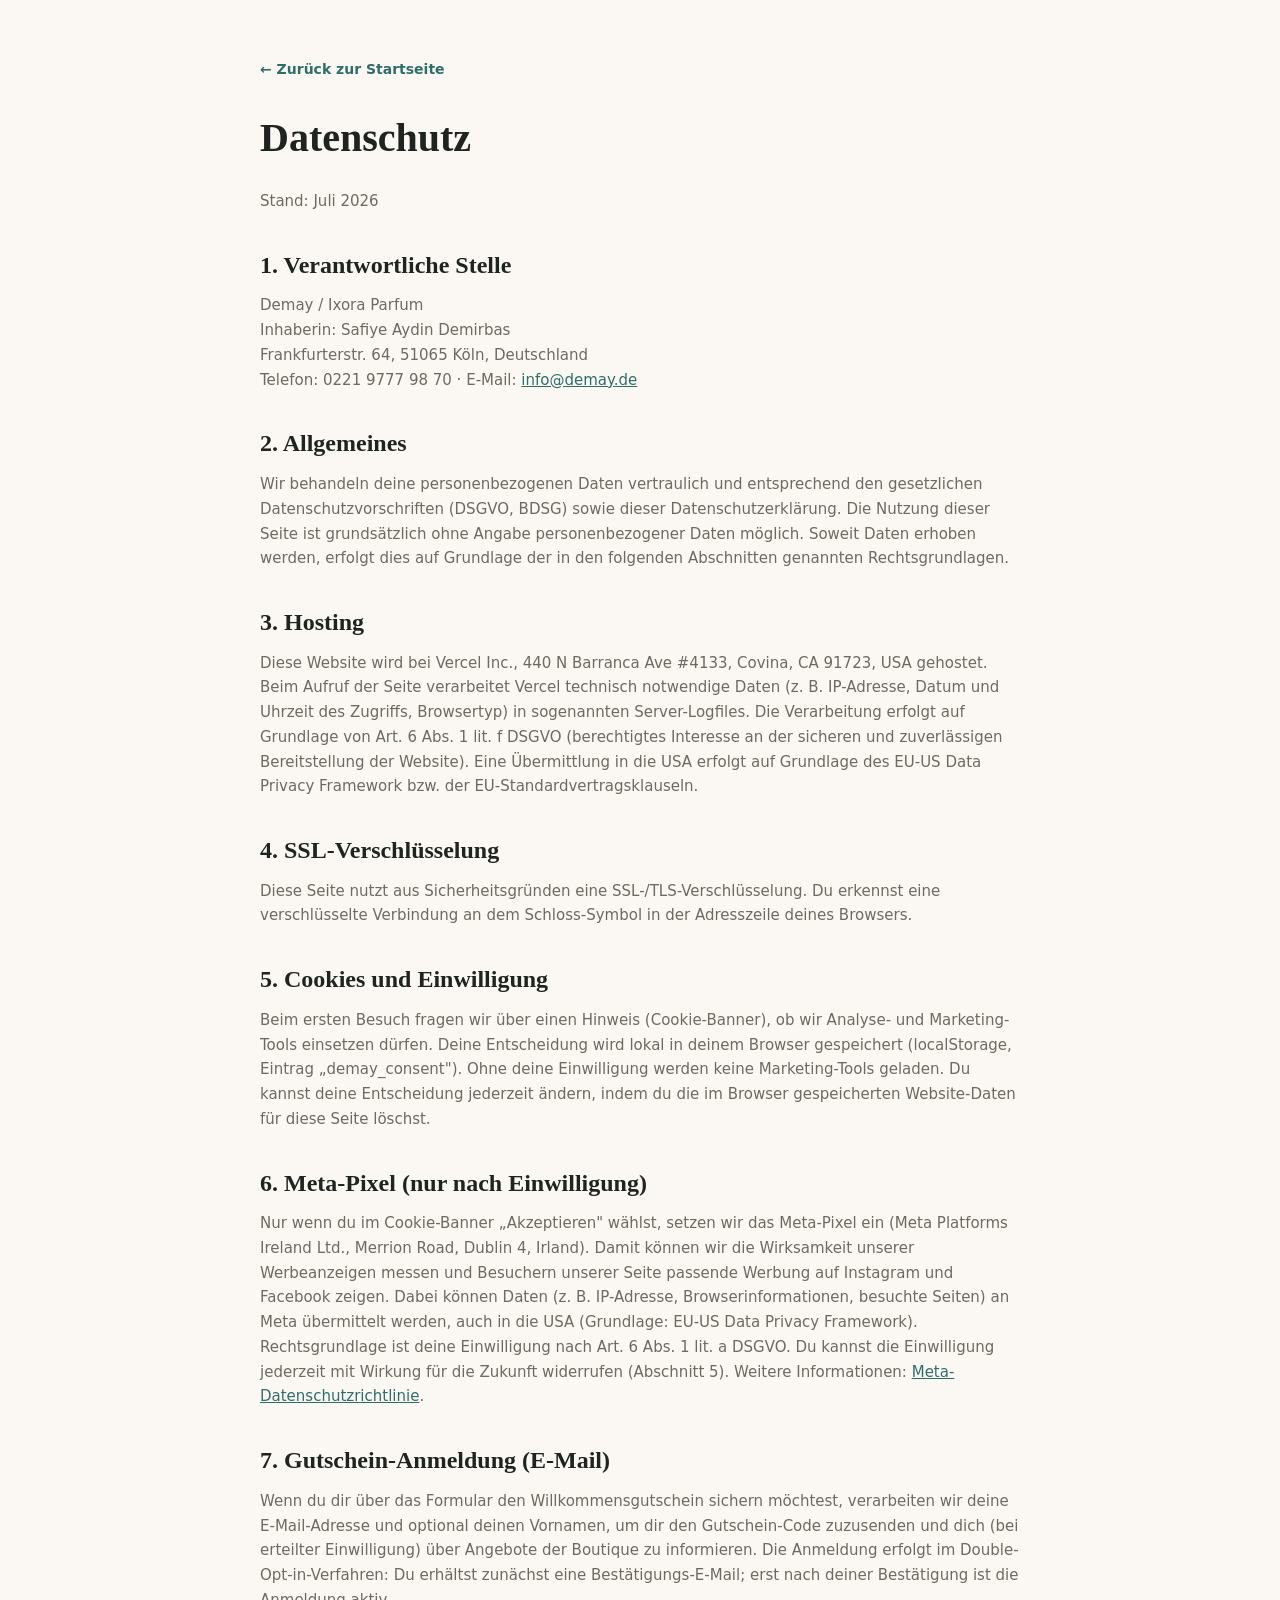
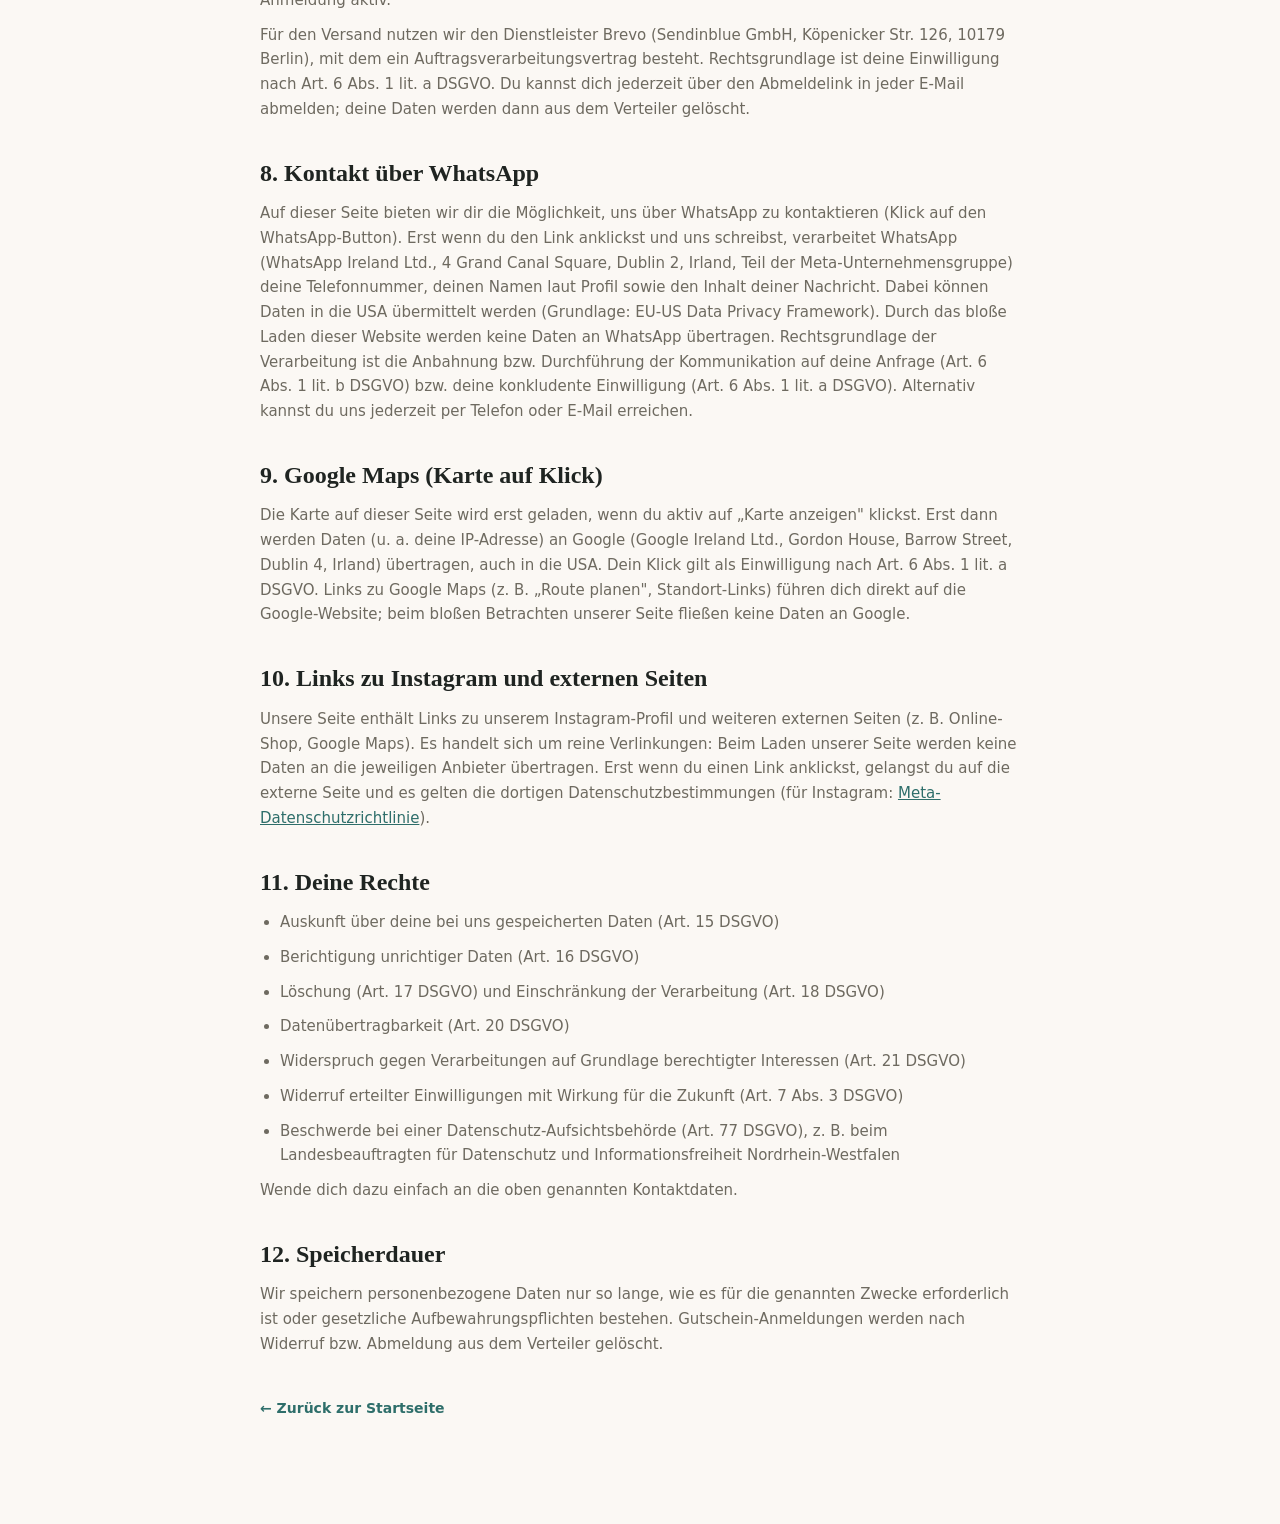
<file: datenschutz.html>
<!DOCTYPE html>
<html lang="de">
<head>
<meta charset="UTF-8">
<meta name="viewport" content="width=device-width, initial-scale=1.0">
<title>Datenschutzerklärung · Demay Parfümerie Gummersbach</title>
<meta name="robots" content="noindex">
<style>
  :root{--ink:#1F2421;--muted:#6E6A60;--accent:#2E6E6A;--line:#EAE3D8;--bg:#FBF8F4;
    --serif:"Cormorant Garamond","Hoefler Text",Palatino,"Times New Roman",serif;
    --sans:system-ui,-apple-system,"Segoe UI",Roboto,Arial,sans-serif}
  *{box-sizing:border-box;margin:0;padding:0}
  body{font-family:var(--sans);color:var(--ink);background:var(--bg);line-height:1.65}
  .wrap{width:min(760px,90%);margin:0 auto;padding:56px 0 80px}
  a{color:var(--accent)}
  h1{font-family:var(--serif);font-size:40px;margin-bottom:18px}
  @media(max-width:420px){h1{font-size:33px}}
  h2{font-family:var(--serif);font-size:24px;margin:32px 0 8px}
  p,li{color:var(--muted);margin-bottom:10px;font-size:15px}
  ul{padding-left:20px;margin-bottom:10px}
  .back{display:inline-block;margin-bottom:24px;font-weight:600;text-decoration:none;font-size:14px}
</style>
</head>
<body>
<div class="wrap">
  <a class="back" href="index.html">← Zurück zur Startseite</a>
  <h1>Datenschutz</h1>
  <p>Stand: Juli 2026</p>

  <h2>1. Verantwortliche Stelle</h2>
  <p>Demay / Ixora Parfum<br>Inhaberin: Safiye Aydin Demirbas<br>Frankfurterstr. 64, 51065 Köln, Deutschland<br>
  Telefon: 0221 9777 98 70 · E-Mail: <a href="mailto:info@demay.de">info@demay.de</a></p>

  <h2>2. Allgemeines</h2>
  <p>Wir behandeln deine personenbezogenen Daten vertraulich und entsprechend den gesetzlichen Datenschutzvorschriften (DSGVO, BDSG) sowie dieser Datenschutzerklärung. Die Nutzung dieser Seite ist grundsätzlich ohne Angabe personenbezogener Daten möglich. Soweit Daten erhoben werden, erfolgt dies auf Grundlage der in den folgenden Abschnitten genannten Rechtsgrundlagen.</p>

  <h2>3. Hosting</h2>
  <p>Diese Website wird bei Vercel Inc., 440 N Barranca Ave #4133, Covina, CA 91723, USA gehostet. Beim Aufruf der Seite verarbeitet Vercel technisch notwendige Daten (z. B. IP-Adresse, Datum und Uhrzeit des Zugriffs, Browsertyp) in sogenannten Server-Logfiles. Die Verarbeitung erfolgt auf Grundlage von Art. 6 Abs. 1 lit. f DSGVO (berechtigtes Interesse an der sicheren und zuverlässigen Bereitstellung der Website). Eine Übermittlung in die USA erfolgt auf Grundlage des EU-US Data Privacy Framework bzw. der EU-Standardvertragsklauseln.</p>

  <h2>4. SSL-Verschlüsselung</h2>
  <p>Diese Seite nutzt aus Sicherheitsgründen eine SSL-/TLS-Verschlüsselung. Du erkennst eine verschlüsselte Verbindung an dem Schloss-Symbol in der Adresszeile deines Browsers.</p>

  <h2>5. Cookies und Einwilligung</h2>
  <p>Beim ersten Besuch fragen wir über einen Hinweis (Cookie-Banner), ob wir Analyse- und Marketing-Tools einsetzen dürfen. Deine Entscheidung wird lokal in deinem Browser gespeichert (localStorage, Eintrag „demay_consent"). Ohne deine Einwilligung werden keine Marketing-Tools geladen. Du kannst deine Entscheidung jederzeit ändern, indem du die im Browser gespeicherten Website-Daten für diese Seite löschst.</p>

  <h2>6. Meta-Pixel (nur nach Einwilligung)</h2>
  <p>Nur wenn du im Cookie-Banner „Akzeptieren" wählst, setzen wir das Meta-Pixel ein (Meta Platforms Ireland Ltd., Merrion Road, Dublin 4, Irland). Damit können wir die Wirksamkeit unserer Werbeanzeigen messen und Besuchern unserer Seite passende Werbung auf Instagram und Facebook zeigen. Dabei können Daten (z. B. IP-Adresse, Browserinformationen, besuchte Seiten) an Meta übermittelt werden, auch in die USA (Grundlage: EU-US Data Privacy Framework). Rechtsgrundlage ist deine Einwilligung nach Art. 6 Abs. 1 lit. a DSGVO. Du kannst die Einwilligung jederzeit mit Wirkung für die Zukunft widerrufen (Abschnitt 5). Weitere Informationen: <a href="https://www.facebook.com/privacy/policy/" target="_blank" rel="noopener">Meta-Datenschutzrichtlinie</a>.</p>

  <h2>7. Gutschein-Anmeldung (E-Mail)</h2>
  <p>Wenn du dir über das Formular den Willkommensgutschein sichern möchtest, verarbeiten wir deine E-Mail-Adresse und optional deinen Vornamen, um dir den Gutschein-Code zuzusenden und dich (bei erteilter Einwilligung) über Angebote der Boutique zu informieren. Die Anmeldung erfolgt im Double-Opt-in-Verfahren: Du erhältst zunächst eine Bestätigungs-E-Mail; erst nach deiner Bestätigung ist die Anmeldung aktiv.</p>
  <p>Für den Versand nutzen wir den Dienstleister Brevo (Sendinblue GmbH, Köpenicker Str. 126, 10179 Berlin), mit dem ein Auftragsverarbeitungsvertrag besteht. Rechtsgrundlage ist deine Einwilligung nach Art. 6 Abs. 1 lit. a DSGVO. Du kannst dich jederzeit über den Abmeldelink in jeder E-Mail abmelden; deine Daten werden dann aus dem Verteiler gelöscht.</p>

  <h2>8. Kontakt über WhatsApp</h2>
  <p>Auf dieser Seite bieten wir dir die Möglichkeit, uns über WhatsApp zu kontaktieren (Klick auf den WhatsApp-Button). Erst wenn du den Link anklickst und uns schreibst, verarbeitet WhatsApp (WhatsApp Ireland Ltd., 4 Grand Canal Square, Dublin 2, Irland, Teil der Meta-Unternehmensgruppe) deine Telefonnummer, deinen Namen laut Profil sowie den Inhalt deiner Nachricht. Dabei können Daten in die USA übermittelt werden (Grundlage: EU-US Data Privacy Framework). Durch das bloße Laden dieser Website werden keine Daten an WhatsApp übertragen. Rechtsgrundlage der Verarbeitung ist die Anbahnung bzw. Durchführung der Kommunikation auf deine Anfrage (Art. 6 Abs. 1 lit. b DSGVO) bzw. deine konkludente Einwilligung (Art. 6 Abs. 1 lit. a DSGVO). Alternativ kannst du uns jederzeit per Telefon oder E-Mail erreichen.</p>

  <h2>9. Google Maps (Karte auf Klick)</h2>
  <p>Die Karte auf dieser Seite wird erst geladen, wenn du aktiv auf „Karte anzeigen" klickst. Erst dann werden Daten (u. a. deine IP-Adresse) an Google (Google Ireland Ltd., Gordon House, Barrow Street, Dublin 4, Irland) übertragen, auch in die USA. Dein Klick gilt als Einwilligung nach Art. 6 Abs. 1 lit. a DSGVO. Links zu Google Maps (z. B. „Route planen", Standort-Links) führen dich direkt auf die Google-Website; beim bloßen Betrachten unserer Seite fließen keine Daten an Google.</p>

  <h2>10. Links zu Instagram und externen Seiten</h2>
  <p>Unsere Seite enthält Links zu unserem Instagram-Profil und weiteren externen Seiten (z. B. Online-Shop, Google Maps). Es handelt sich um reine Verlinkungen: Beim Laden unserer Seite werden keine Daten an die jeweiligen Anbieter übertragen. Erst wenn du einen Link anklickst, gelangst du auf die externe Seite und es gelten die dortigen Datenschutzbestimmungen (für Instagram: <a href="https://privacycenter.instagram.com/policy" target="_blank" rel="noopener">Meta-Datenschutzrichtlinie</a>).</p>

  <h2>11. Deine Rechte</h2>
  <ul>
    <li>Auskunft über deine bei uns gespeicherten Daten (Art. 15 DSGVO)</li>
    <li>Berichtigung unrichtiger Daten (Art. 16 DSGVO)</li>
    <li>Löschung (Art. 17 DSGVO) und Einschränkung der Verarbeitung (Art. 18 DSGVO)</li>
    <li>Datenübertragbarkeit (Art. 20 DSGVO)</li>
    <li>Widerspruch gegen Verarbeitungen auf Grundlage berechtigter Interessen (Art. 21 DSGVO)</li>
    <li>Widerruf erteilter Einwilligungen mit Wirkung für die Zukunft (Art. 7 Abs. 3 DSGVO)</li>
    <li>Beschwerde bei einer Datenschutz-Aufsichtsbehörde (Art. 77 DSGVO), z. B. beim Landesbeauftragten für Datenschutz und Informationsfreiheit Nordrhein-Westfalen</li>
  </ul>
  <p>Wende dich dazu einfach an die oben genannten Kontaktdaten.</p>

  <h2>12. Speicherdauer</h2>
  <p>Wir speichern personenbezogene Daten nur so lange, wie es für die genannten Zwecke erforderlich ist oder gesetzliche Aufbewahrungspflichten bestehen. Gutschein-Anmeldungen werden nach Widerruf bzw. Abmeldung aus dem Verteiler gelöscht.</p>

  <a class="back" href="index.html" style="margin-top:30px">← Zurück zur Startseite</a>
</div>
</body>
</html>
</file>
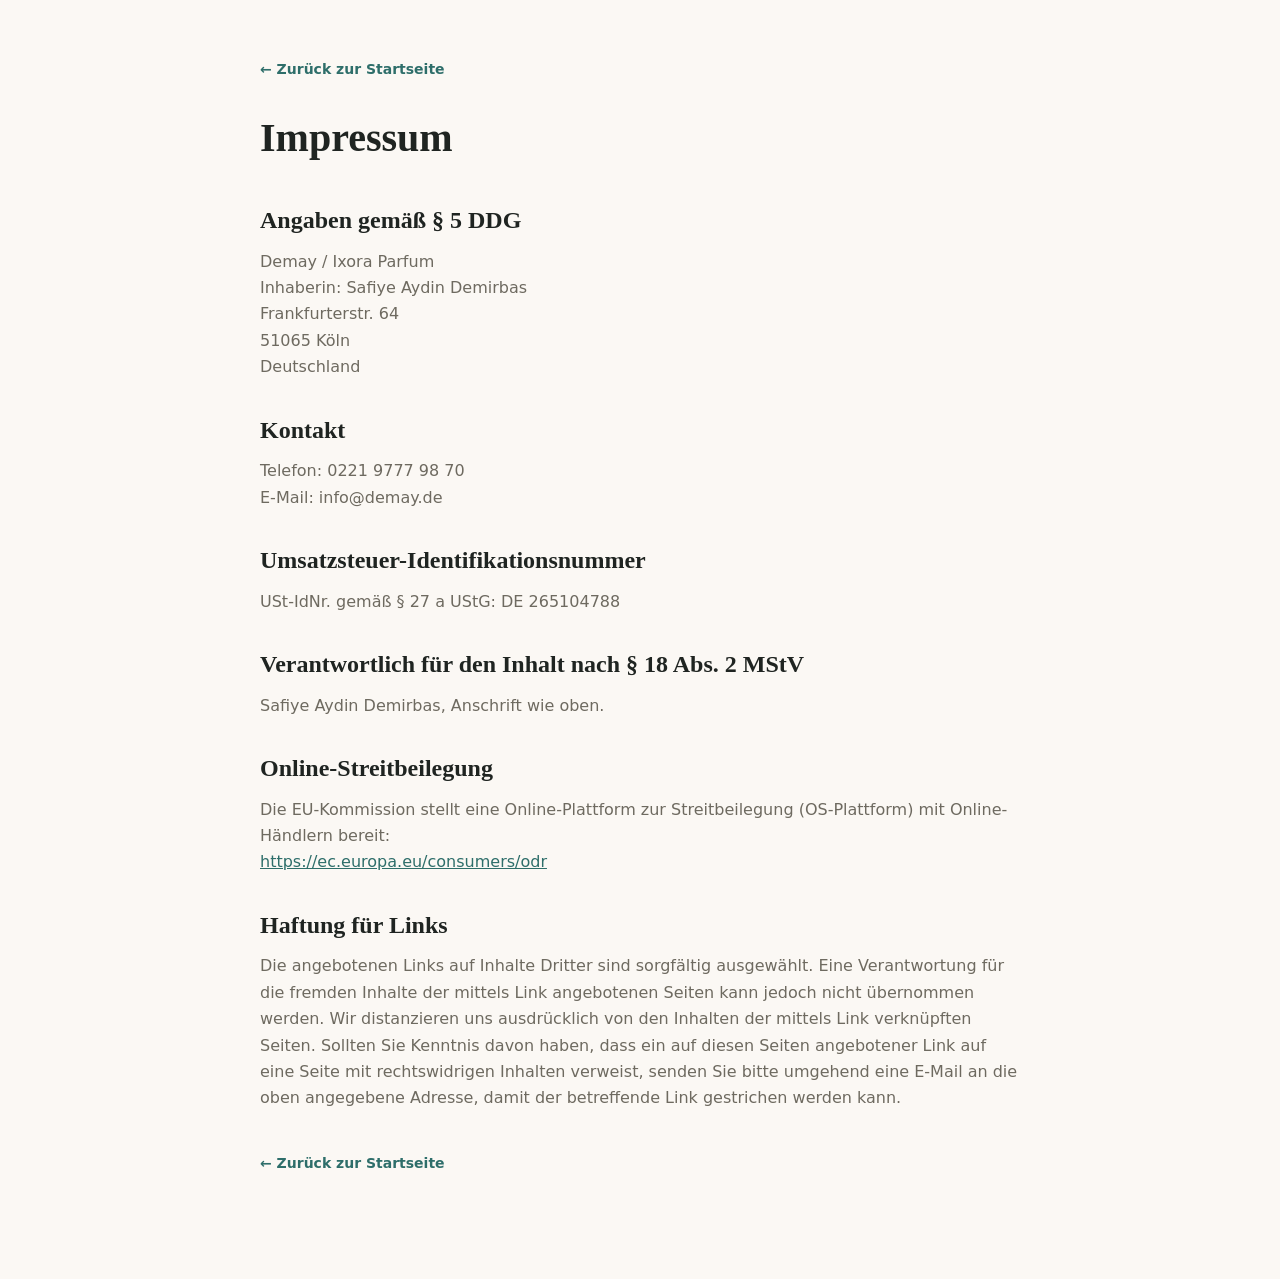
<file: impressum.html>
<!DOCTYPE html>
<html lang="de">
<head>
<meta charset="UTF-8">
<meta name="viewport" content="width=device-width, initial-scale=1.0">
<title>Impressum · Demay / Ixora Parfum</title>
<meta name="robots" content="noindex">
<style>
  :root{--ink:#1F2421;--muted:#6E6A60;--accent:#2E6E6A;--line:#EAE3D8;--bg:#FBF8F4;
    --serif:"Cormorant Garamond","Hoefler Text",Palatino,"Times New Roman",serif;
    --sans:system-ui,-apple-system,"Segoe UI",Roboto,Arial,sans-serif}
  *{box-sizing:border-box;margin:0;padding:0}
  body{font-family:var(--sans);color:var(--ink);background:var(--bg);line-height:1.65}
  .wrap{width:min(760px,90%);margin:0 auto;padding:56px 0 80px}
  a{color:var(--accent)}
  h1{font-family:var(--serif);font-size:40px;margin-bottom:18px}
  h2{font-family:var(--serif);font-size:24px;margin:30px 0 8px}
  p{color:var(--muted);margin-bottom:10px}
  .back{display:inline-block;margin-bottom:24px;font-weight:600;text-decoration:none;font-size:14px}
  .note{background:#fff;border:1px solid var(--line);border-left:4px solid var(--accent);
    border-radius:10px;padding:14px 18px;font-size:13.5px;margin:20px 0;color:var(--muted)}
</style>
</head>
<body>
<div class="wrap">
  <a class="back" href="index.html">← Zurück zur Startseite</a>
  <h1>Impressum</h1>

  <h2>Angaben gemäß § 5 DDG</h2>
  <p>
    Demay / Ixora Parfum<br>
    Inhaberin: Safiye Aydin Demirbas<br>
    Frankfurterstr. 64<br>
    51065 Köln<br>
    Deutschland
  </p>

  <h2>Kontakt</h2>
  <p>Telefon: 0221 9777 98 70<br>E-Mail: info@demay.de</p>

  <h2>Umsatzsteuer-Identifikationsnummer</h2>
  <p>USt-IdNr. gemäß § 27 a UStG: DE 265104788</p>

  <h2>Verantwortlich für den Inhalt nach § 18 Abs. 2 MStV</h2>
  <p>Safiye Aydin Demirbas, Anschrift wie oben.</p>

  <h2>Online-Streitbeilegung</h2>
  <p>Die EU-Kommission stellt eine Online-Plattform zur Streitbeilegung (OS-Plattform) mit Online-Händlern bereit:<br>
     <a href="https://ec.europa.eu/consumers/odr" target="_blank" rel="noopener">https://ec.europa.eu/consumers/odr</a></p>

  <h2>Haftung für Links</h2>
  <p>Die angebotenen Links auf Inhalte Dritter sind sorgfältig ausgewählt. Eine Verantwortung für die fremden Inhalte der mittels Link angebotenen Seiten kann jedoch nicht übernommen werden. Wir distanzieren uns ausdrücklich von den Inhalten der mittels Link verknüpften Seiten. Sollten Sie Kenntnis davon haben, dass ein auf diesen Seiten angebotener Link auf eine Seite mit rechtswidrigen Inhalten verweist, senden Sie bitte umgehend eine E-Mail an die oben angegebene Adresse, damit der betreffende Link gestrichen werden kann.</p>

  <a class="back" href="index.html" style="margin-top:30px">← Zurück zur Startseite</a>
</div>
</body>
</html>
</file>
<file: assets/fonts/fonts.css>
@font-face{font-family:'Cormorant Garamond';font-style:italic;font-weight:500;font-display:swap;src:url('CormorantGaramond-500-i.woff2') format('woff2');}
@font-face{font-family:'Cormorant Garamond';font-style:normal;font-weight:500;font-display:swap;src:url('CormorantGaramond-500.woff2') format('woff2');}
@font-face{font-family:'Cormorant Garamond';font-style:normal;font-weight:600;font-display:swap;src:url('CormorantGaramond-600.woff2') format('woff2');}
@font-face{font-family:'Inter';font-style:normal;font-weight:400;font-display:swap;src:url('Inter-400.woff2') format('woff2');}
@font-face{font-family:'Inter';font-style:normal;font-weight:500;font-display:swap;src:url('Inter-500.woff2') format('woff2');}
@font-face{font-family:'Inter';font-style:normal;font-weight:600;font-display:swap;src:url('Inter-600.woff2') format('woff2');}
@font-face{font-family:'Inter';font-style:normal;font-weight:700;font-display:swap;src:url('Inter-700.woff2') format('woff2');}
</file>
